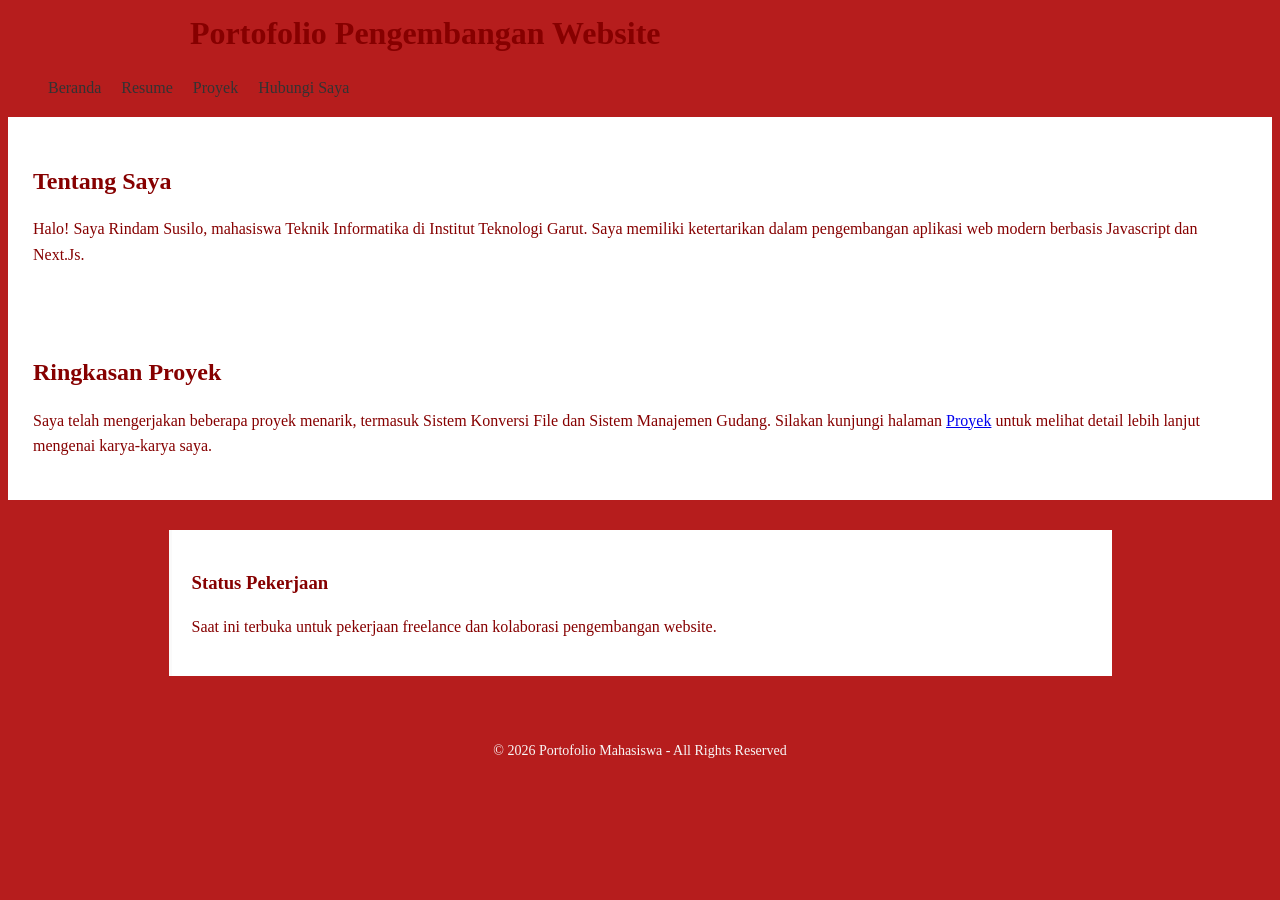
<file: index.html>
<!DOCTYPE html>
<html lang="id">
<head>
    <meta charset="UTF-8">
    <meta name="viewport" content="width=device-width, initial-scale=1.0">
    <title>Modul 2 - Website Portofolio Mahasiswa</title>
    <link rel="stylesheet" href="style.css">
</head>
<body>
    <header>
        <h1>Portofolio Pengembangan Website</h1>
        <nav>
            <ul>
                <!-- Di sini kita menambahkan link ke halaman baru -->
                <li><a href="index.html">Beranda</a></li>
                <li><a href="resume.html">Resume</a></li>
                <li><a href="project.html">Proyek</a></li>
                <li><a href="kontak.html">Hubungi Saya</a></li>
            </ul>
        </nav>
    </header>

    <hr>

    <main>
        <section id="tentang">
            <h2>Tentang Saya</h2>
            <p>Halo! Saya Rindam Susilo, mahasiswa Teknik Informatika di Institut Teknologi Garut. Saya memiliki ketertarikan dalam pengembangan aplikasi web modern berbasis Javascript dan Next.Js.</p>
        </section>

        <hr>

        <section id="ringkasan-proyek">
            <h2>Ringkasan Proyek</h2>
            <p>Saya telah mengerjakan beberapa proyek menarik, termasuk Sistem Konversi File dan Sistem Manajemen Gudang. Silakan kunjungi halaman <a href="project.html">Proyek</a> untuk melihat detail lebih lanjut mengenai karya-karya saya.</p>
        </section>

        <hr> 
    </main>

    <aside>
        <h3>Status Pekerjaan</h3>
        <p>Saat ini terbuka untuk pekerjaan freelance dan kolaborasi pengembangan website.</p>
    </aside>

    <hr>

    <footer>
        <p>&copy; 2026 Portofolio Mahasiswa - All Rights Reserved</p>
    </footer>
</body>
</html>
</file>
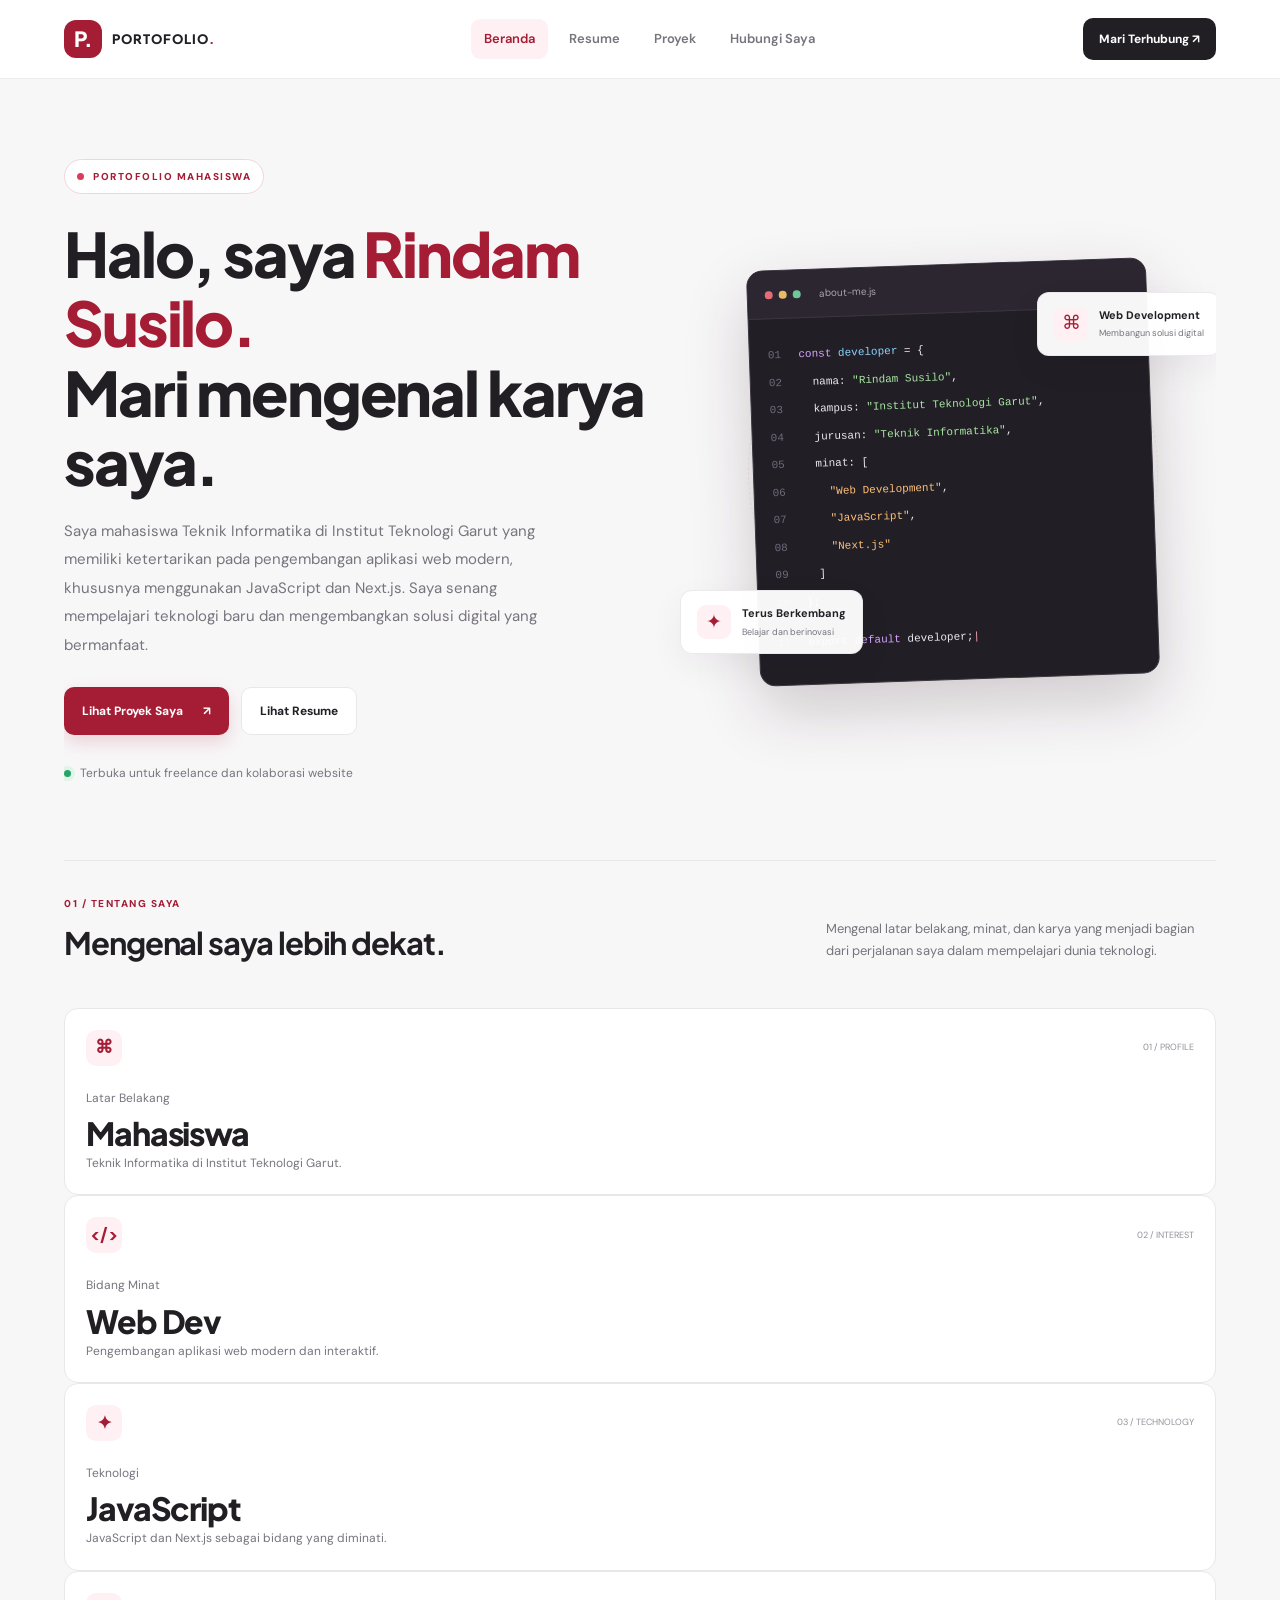
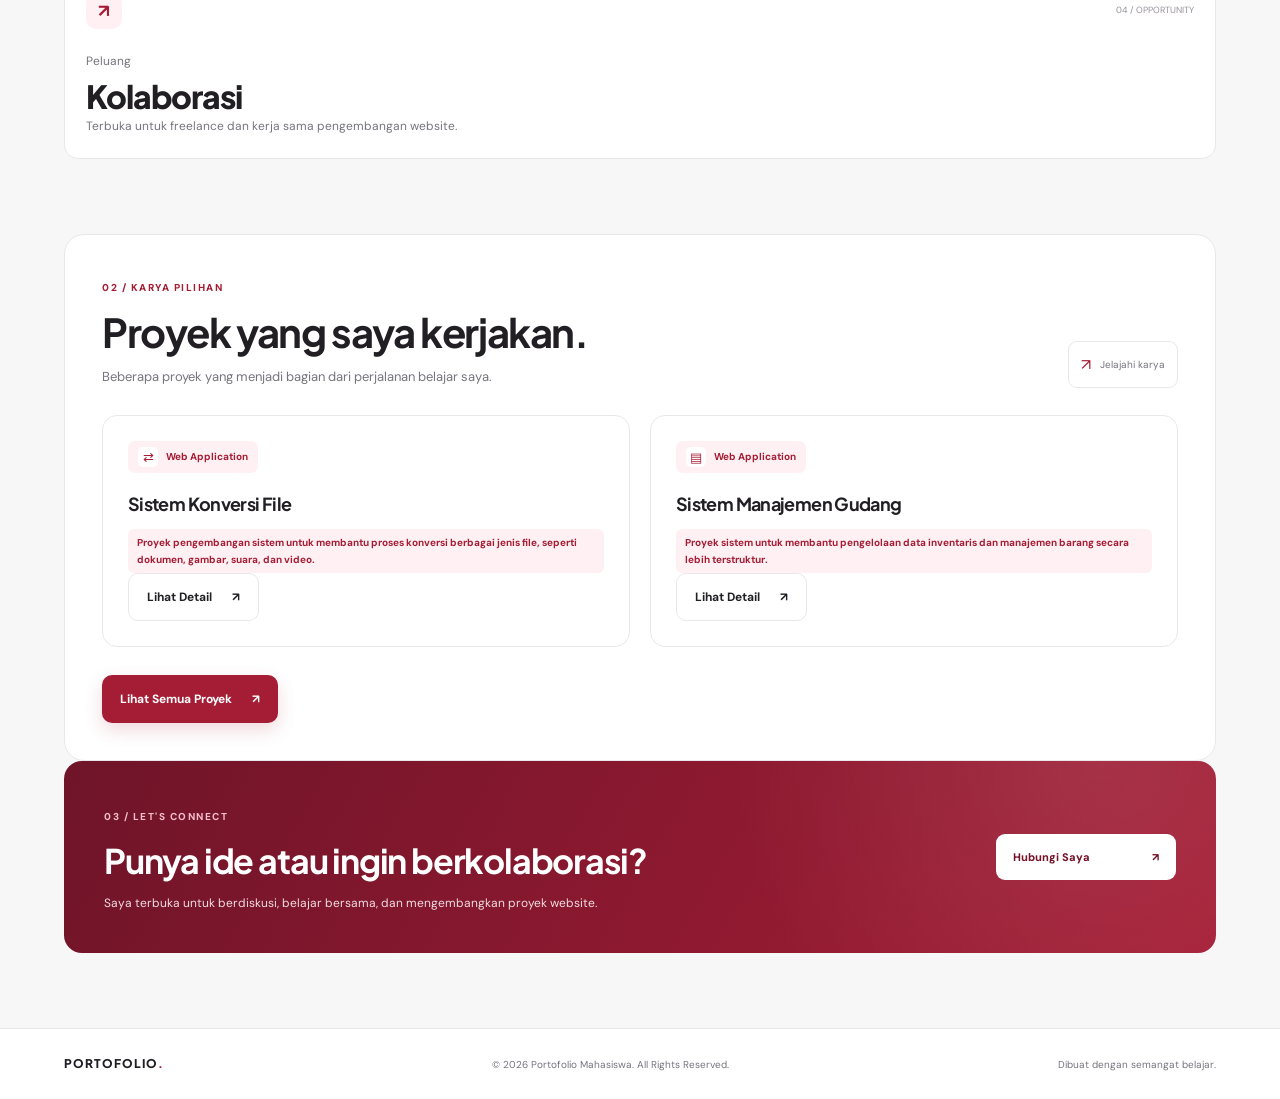
<file: Matakuliah-Praktikum-Pemograman-2026-portofolio/index.html>
<!DOCTYPE html>
<html lang="id">

<head>
    <meta charset="UTF-8">
    <meta name="viewport" content="width=device-width, initial-scale=1.0">

    <title>Beranda | Portofolio Pengembangan Website</title>
    <meta name="description" content="Portofolio mahasiswa Teknik Informatika yang berisi profil, ringkasan proyek, dan informasi kolaborasi.">

    <!-- Font yang sama dengan halaman Proyek -->
    <link rel="preconnect" href="https://fonts.googleapis.com">
    <link rel="preconnect" href="https://fonts.gstatic.com" crossorigin>
    <link href="https://fonts.googleapis.com/css2?family=DM+Sans:wght@400;500;600;700&family=Plus+Jakarta+Sans:wght@400;500;600;700;800&display=swap" rel="stylesheet">

    <link rel="stylesheet" href="style.css">
</head>

<body>

    <!-- NAVBAR -->
    <header class="site-header">
        <div class="nav-container">

            <a href="index.html" class="brand">
                <span class="brand-mark">P.</span>
                <span>PORTOFOLIO<span class="brand-dot">.</span></span>
            </a>

            <nav>
                <ul>
                    <li><a href="index.html" class="active">Beranda</a></li>
                    <li><a href="resume.html">Resume</a></li>
                    <li><a href="project.html">Proyek</a></li>
                    <li><a href="kontak.html">Hubungi Saya</a></li>
                </ul>
            </nav>

            <a href="kontak.html" class="nav-cta">Mari Terhubung ↗</a>

        </div>
    </header>

    <main>

        <!-- HERO -->
        <section class="hero-section">

            <div class="hero-content">

                <span class="eyebrow">
                    <span class="eyebrow-dot"></span>
                    PORTOFOLIO MAHASISWA
                </span>

                <h1>
                    Halo, saya <span>Rindam Susilo.</span>
                    <br>
                    Mari mengenal karya saya.
                </h1>

                <p class="hero-description">
                    Saya mahasiswa Teknik Informatika di Institut Teknologi Garut
                    yang memiliki ketertarikan pada pengembangan aplikasi web
                    modern, khususnya menggunakan JavaScript dan Next.js.
                    Saya senang mempelajari teknologi baru dan mengembangkan
                    solusi digital yang bermanfaat.
                </p>

                <div class="hero-actions">
                    <a href="project.html" class="btn-primary">
                        Lihat Proyek Saya <span>↗</span>
                    </a>

                    <a href="resume.html" class="btn-secondary">
                        Lihat Resume
                    </a>
                </div>

                <div class="hero-note">
                    <span class="availability-dot"></span>
                    Terbuka untuk freelance dan kolaborasi website
                </div>

            </div>

            <!-- VISUAL -->
            <div class="hero-visual">

                <div class="visual-orbit"></div>
                <div class="visual-orbit orbit-two"></div>

                <div class="code-window">

                    <div class="window-top">
                        <div class="window-dots">
                            <span></span>
                            <span></span>
                            <span></span>
                        </div>

                        <span class="window-label">about-me.js</span>
                    </div>

                    <div class="code-content">
                        <div><span class="code-muted">01</span> <span class="code-purple">const</span> <span class="code-blue">developer</span> = {</div>
                        <div><span class="code-muted">02</span> &nbsp; nama: <span class="code-green">"Rindam Susilo"</span>,</div>
                        <div><span class="code-muted">03</span> &nbsp; kampus: <span class="code-green">"Institut Teknologi Garut"</span>,</div>
                        <div><span class="code-muted">04</span> &nbsp; jurusan: <span class="code-green">"Teknik Informatika"</span>,</div>
                        <div><span class="code-muted">05</span> &nbsp; minat: [</div>
                        <div><span class="code-muted">06</span> &nbsp; &nbsp; <span class="code-orange">"Web Development"</span>,</div>
                        <div><span class="code-muted">07</span> &nbsp; &nbsp; <span class="code-orange">"JavaScript"</span>,</div>
                        <div><span class="code-muted">08</span> &nbsp; &nbsp; <span class="code-orange">"Next.js"</span></div>
                        <div><span class="code-muted">09</span> &nbsp; ]</div>
                        <div><span class="code-muted">10</span> };</div>
                        <div class="code-bottom"><span class="code-muted">11</span> <span class="code-purple">export default</span> developer;<span class="cursor">|</span></div>
                    </div>

                </div>

                <div class="floating-card floating-card-top">
                    <span class="floating-icon">⌘</span>
                    <div>
                        <strong>Web Development</strong>
                        <small>Membangun solusi digital</small>
                    </div>
                </div>

                <div class="floating-card floating-card-bottom">
                    <span class="floating-icon">✦</span>
                    <div>
                        <strong>Terus Berkembang</strong>
                        <small>Belajar dan berinovasi</small>
                    </div>
                </div>

            </div>

        </section>

        <!-- SECTION INTRO -->
        <section class="section-intro">
            <div>
                <span class="section-label">01 / TENTANG SAYA</span>
                <h2>Mengenal saya lebih dekat.</h2>
            </div>

            <p>
                Mengenal latar belakang, minat, dan karya yang menjadi bagian
                dari perjalanan saya dalam mempelajari dunia teknologi.
            </p>
        </section>

        <!-- ABOUT CARDS -->
        <section class="statistics-section">

            <article class="stat-card">
                <div class="stat-top">
                    <span class="stat-icon">⌘</span>
                    <span class="stat-caption">01 / PROFILE</span>
                </div>

                <p>Latar Belakang</p>
                <h3>Mahasiswa</h3>
                <p>Teknik Informatika di Institut Teknologi Garut.</p>
            </article>

            <article class="stat-card">
                <div class="stat-top">
                    <span class="stat-icon">&lt;/&gt;</span>
                    <span class="stat-caption">02 / INTEREST</span>
                </div>

                <p>Bidang Minat</p>
                <h3>Web Dev</h3>
                <p>Pengembangan aplikasi web modern dan interaktif.</p>
            </article>

            <article class="stat-card">
                <div class="stat-top">
                    <span class="stat-icon">✦</span>
                    <span class="stat-caption">03 / TECHNOLOGY</span>
                </div>

                <p>Teknologi</p>
                <h3>JavaScript</h3>
                <p>JavaScript dan Next.js sebagai bidang yang diminati.</p>
            </article>

            <article class="stat-card">
                <div class="stat-top">
                    <span class="stat-icon">↗</span>
                    <span class="stat-caption">04 / OPPORTUNITY</span>
                </div>

                <p>Peluang</p>
                <h3>Kolaborasi</h3>
                <p>Terbuka untuk freelance dan kerja sama pengembangan website.</p>
            </article>

        </section>

        <!-- PROJECT SUMMARY -->
        <section class="projects-section">

            <div class="projects-heading">
                <div>
                    <span class="section-label">02 / KARYA PILIHAN</span>
                    <h2>Proyek yang saya kerjakan.</h2>
                    <p>Beberapa proyek yang menjadi bagian dari perjalanan belajar saya.</p>
                </div>

                <div class="project-count">
                    <span class="count-symbol">↗</span>
                    <span>Jelajahi karya</span>
                </div>
            </div>

            <div class="project-grid">

                <article class="project-card">

                    <span class="project-category">
                        <span class="project-category-icon">⇄</span>
                        <span class="project-category-name">Web Application</span>
                    </span>

                    <h3>Sistem Konversi File</h3>

                    <p>
                        Proyek pengembangan sistem untuk membantu proses
                        konversi berbagai jenis file, seperti dokumen,
                        gambar, suara, dan video.
                    </p>

                    <a href="project.html" class="btn-secondary">
                        Lihat Detail <span>↗</span>
                    </a>

                </article>

                <article class="project-card">

                    <span class="project-category">
                        <span class="project-category-icon">▤</span>
                        <span class="project-category-name">Web Application</span>
                    </span>

                    <h3>Sistem Manajemen Gudang</h3>

                    <p>
                        Proyek sistem untuk membantu pengelolaan data
                        inventaris dan manajemen barang secara lebih
                        terstruktur.
                    </p>

                    <a href="project.html" class="btn-secondary">
                        Lihat Detail <span>↗</span>
                    </a>

                </article>

            </div>

            <div class="hero-actions">
                <a href="project.html" class="btn-primary">
                    Lihat Semua Proyek <span>↗</span>
                </a>
            </div>

        </section>

        <!-- CONTACT CTA -->
        <section class="contact-cta">

            <div>
                <span class="section-label">03 / LET'S CONNECT</span>

                <h2>Punya ide atau ingin berkolaborasi?</h2>

                <p>
                    Saya terbuka untuk berdiskusi, belajar bersama,
                    dan mengembangkan proyek website.
                </p>
            </div>

            <a href="kontak.html" class="cta-button">
                Hubungi Saya <span>↗</span>
            </a>

        </section>

    </main>

    <!-- FOOTER -->
    <footer class="site-footer">

        <a href="index.html" class="footer-brand">
            PORTOFOLIO<span class="brand-dot">.</span>
        </a>

        <p>&copy; 2026 Portofolio Mahasiswa. All Rights Reserved.</p>

        <span>Dibuat dengan semangat belajar.</span>

    </footer>

</body>
</html>
</file>
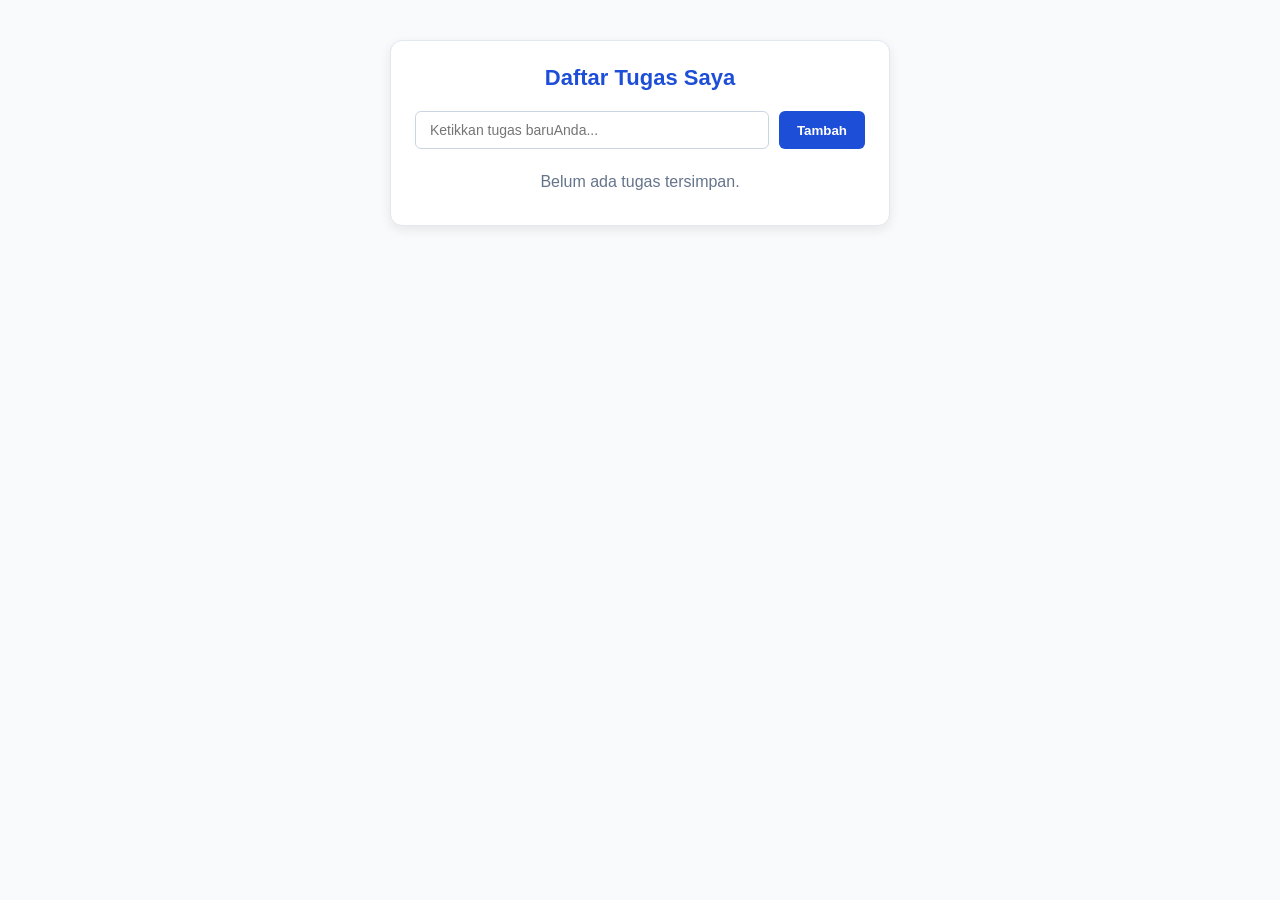
<file: Matakuliah-Praktikum-Pemograman-2026-portofolio/modul 5/index.html>
<!DOCTYPE html>
<html lang="id">
<head>
 <meta charset="UTF-8">
 <meta name="viewport" content="width=device-width, initial-scale=1.0">
 <title>Aplikasi To-Do List - Modul 5</title>
 <link rel="stylesheet" href="style.css">
</head>
<body>
 <div class="todo-app">
 <h2>Daftar Tugas Saya</h2>

 <!-- Form Input Tugas -->
 <form id="todoForm" novalidate>
 <div class="input-section">
 <input type="text" id="taskInput" placeholder="Ketikkan tugas baru
Anda...">
 <button type="submit" class="add-btn">Tambah</button>
 </div>
 <div class="error-message" id="inputError">Tugas tidak boleh kosong atau
kurang dari 3 karakter!</div>
 <div class="error-message" id="PesanError">Ttugas tidak boleh lebih dari 5 tugas!</div>
 </form>
 <!-- Daftar Tugas -->
 <ul class="todo-list" id="todoList"></ul>
 </div>
 <script src="script.js"></script>
</body>
</html>
</file>
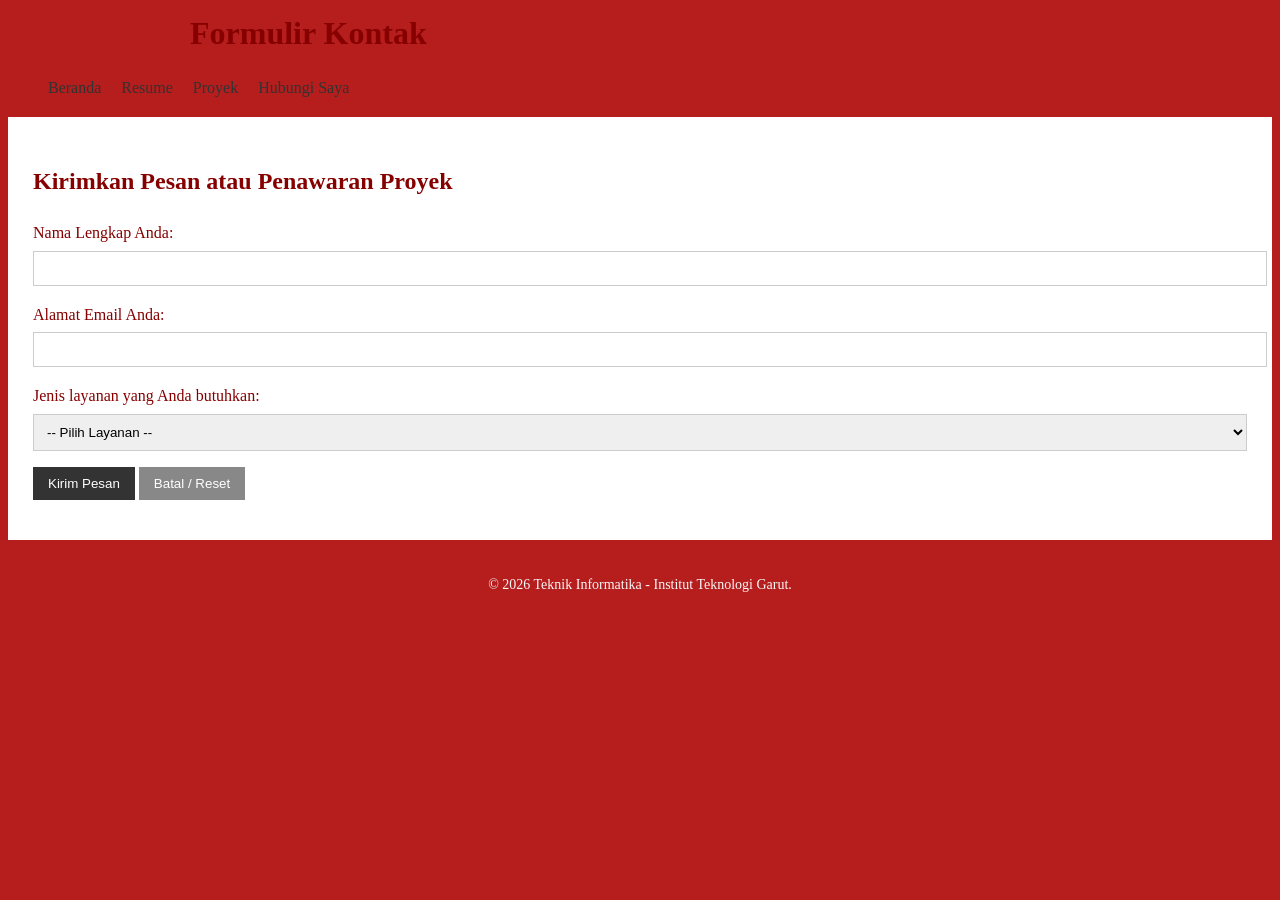
<file: kontak.html>
<!DOCTYPE html>
<html lang="id">
<head>
    <meta charset="UTF-8">
    <meta name="viewport" content="width=device-width, initial-scale=1.0">
    <title>Modul 2 - Formulir Kontak</title>
    <link rel="stylesheet" href="style.css">
</head>
<body>
    <header>
        <h1>Formulir Kontak</h1>
        <nav>
            <ul>
                <li><a href="index.html">Beranda</a></li>
                <li><a href="resume.html">Resume</a></li>
                <li><a href="project.html">Proyek</a></li>
                <li><a href="kontak.html">Hubungi Saya</a></li>
            </ul>
        </nav>
    </header>
    
    <hr>

    <main>
        <section>
            <h2>Kirimkan Pesan atau Penawaran Proyek</h2>
            <form>
                <p>
                    <label for="nama_pengirim">Nama Lengkap Anda:</label>
                    <br>
                    <input type="text" id="nama_pengirim" name="nama_pengirim">
                </p>
                <p>
                    <label for="email_pengirim">Alamat Email Anda:</label>
                    <br>
                    <input type="email" id="email_pengirim" name="email_pengirim">
                </p>
                <p>
                    <label for="jenis_layanan">Jenis layanan yang Anda butuhkan:</label>
                    <br>
                    <select id="jenis_layanan" name="jenis_layanan">
                        <option value="">-- Pilih Layanan --</option>
                        <option value="web">Pembuatan Website</option>
                        <option value="app">Pengembangan Aplikasi</option>
                        <option value="other">Lain-lain</option>
                    </select>
                </p>
                <p>
                    <button type="submit">Kirim Pesan</button>
                    <button type="reset">Batal / Reset</button>
                </p>
            </form>
        </section>
    </main>

    <hr>

    <footer>
        <p>&copy; 2026 Teknik Informatika - Institut Teknologi Garut.</p>
    </footer>
</body>
</html>
</file>
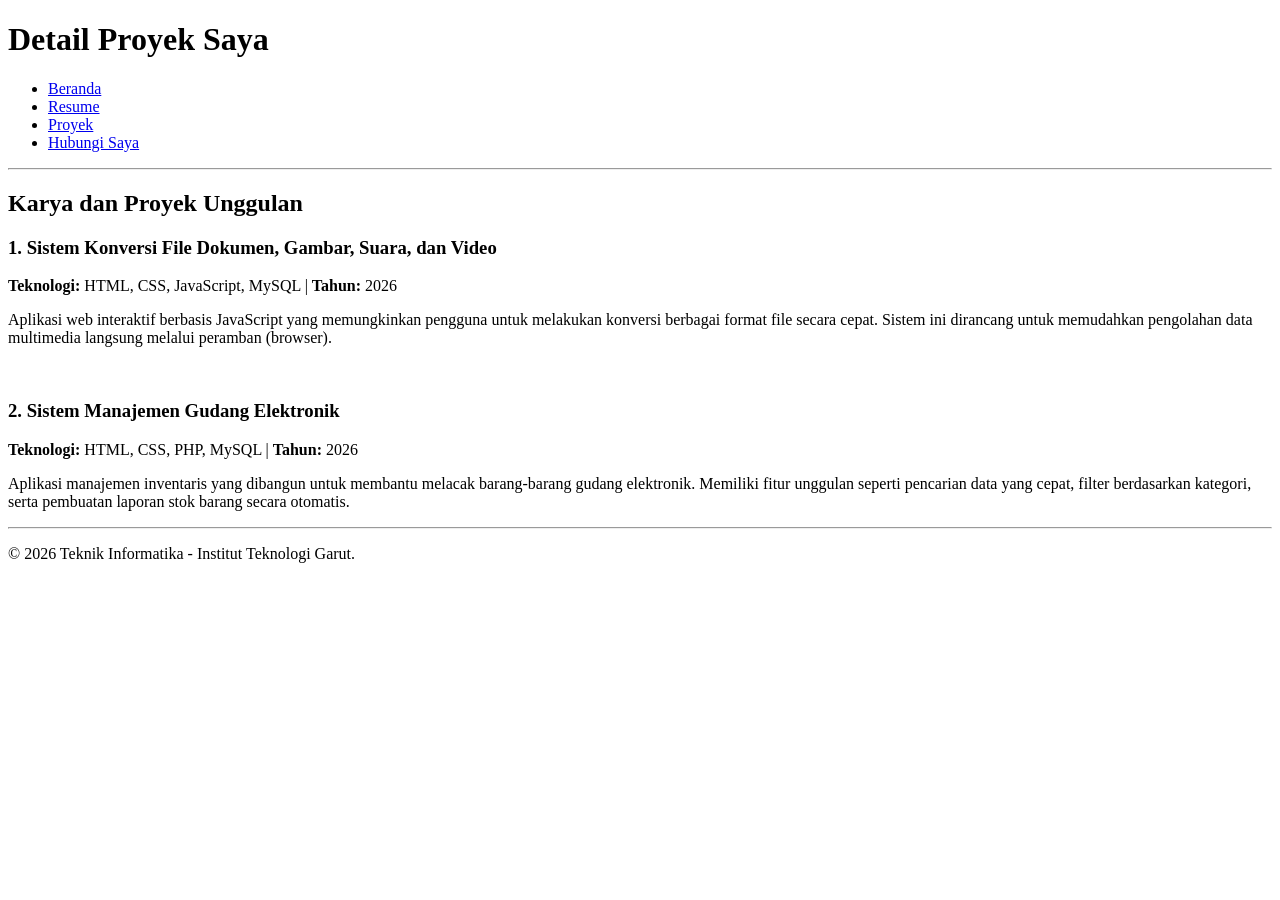
<file: project.html>
<!DOCTYPE html>
<html lang="id">
<head>
    <meta charset="UTF-8">
    <meta name="viewport" content="width=device-width, initial-scale=1.0">
    <title>Modul 2 - Detail Proyek</title>
</head>
<body>
    <header>
        <h1>Detail Proyek Saya</h1>
        <nav>
            <ul>
                <li><a href="index.html">Beranda</a></li>
                <li><a href="resume.html">Resume</a></li>
                <li><a href="project.html">Proyek</a></li>
                <li><a href="kontak.html">Hubungi Saya</a></li>
            </ul>
        </nav>
    </header>

    <hr>

    <main>
        <section id="daftar-proyek">
            <h2>Karya dan Proyek Unggulan</h2>

            <article>
                <header>
                    <h3>1. Sistem Konversi File Dokumen, Gambar, Suara, dan Video</h3>
                    <p><strong>Teknologi:</strong> HTML, CSS, JavaScript, MySQL | <strong>Tahun:</strong> <time datetime="2026">2026</time></p>
                </header>
                <p>Aplikasi web interaktif berbasis JavaScript yang memungkinkan pengguna untuk melakukan konversi berbagai format file secara cepat. Sistem ini dirancang untuk memudahkan pengolahan data multimedia langsung melalui peramban (browser).</p>
            </article>
            
            <br>
            
            <article>
                <header>
                    <h3>2. Sistem Manajemen Gudang Elektronik</h3>
                    <p><strong>Teknologi:</strong> HTML, CSS, PHP, MySQL | <strong>Tahun:</strong> <time datetime="2026">2026</time></p>
                </header>
                <p>Aplikasi manajemen inventaris yang dibangun untuk membantu melacak barang-barang gudang elektronik. Memiliki fitur unggulan seperti pencarian data yang cepat, filter berdasarkan kategori, serta pembuatan laporan stok barang secara otomatis.</p>
            </article>
        </section>
    </main>

    <hr>

    <footer>
        <p>&copy; 2026 Teknik Informatika - Institut Teknologi Garut.</p>
    </footer>
</body>
</html>
</file>
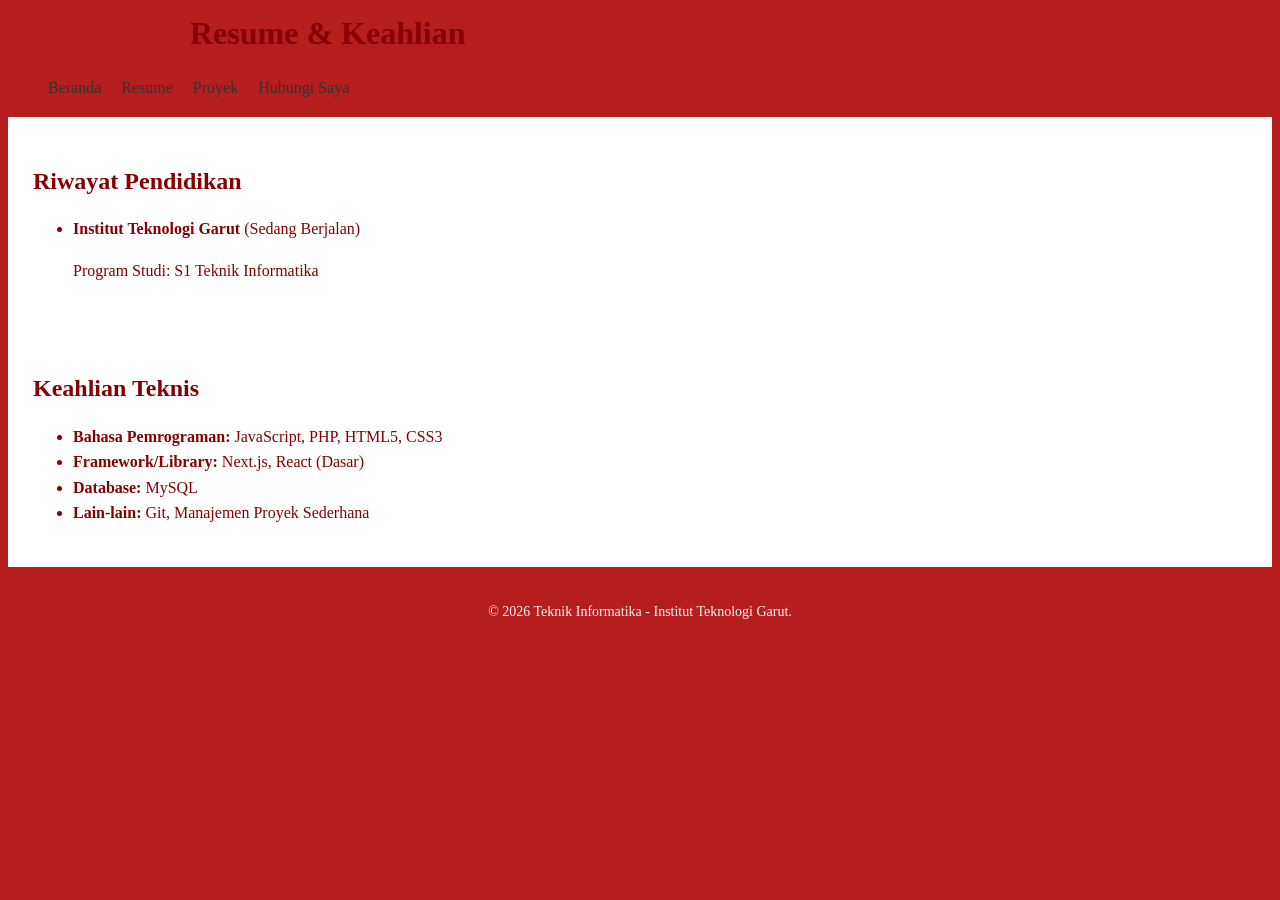
<file: resume.html>
<!DOCTYPE html>
<html lang="id">
<head>
    <meta charset="UTF-8">
    <meta name="viewport" content="width=device-width, initial-scale=1.0">
    <title>Modul 2 - Resume Mahasiswa</title>
    <link rel="stylesheet" href="style.css">
</head>
<body>
    <header>
        <h1>Resume & Keahlian</h1>
        <nav>
            <ul>
                <li><a href="index.html">Beranda</a></li>
                <li><a href="resume.html">Resume</a></li>
                <li><a href="project.html">Proyek</a></li>
                <li><a href="kontak.html">Hubungi Saya</a></li>
            </ul>
        </nav>
    </header>

    <hr>

    <main>
        <section id="pendidikan">
            <h2>Riwayat Pendidikan</h2>
            <ul>
                <li>
                    <strong>Institut Teknologi Garut</strong> (Sedang Berjalan)
                    <p>Program Studi: S1 Teknik Informatika</p>
                </li>
            </ul>
        </section>

        <hr>

        <section id="keahlian">
            <h2>Keahlian Teknis</h2>
            <ul>
                <li><strong>Bahasa Pemrograman:</strong> JavaScript, PHP, HTML5, CSS3</li>
                <li><strong>Framework/Library:</strong> Next.js, React (Dasar)</li>
                <li><strong>Database:</strong> MySQL</li>
                <li><strong>Lain-lain:</strong> Git, Manajemen Proyek Sederhana</li>
            </ul>
        </section>
    </main>

    <hr>

    <footer>
        <p>&copy; 2026 Teknik Informatika - Institut Teknologi Garut.</p>
    </footer>
</body>
</html>
</file>
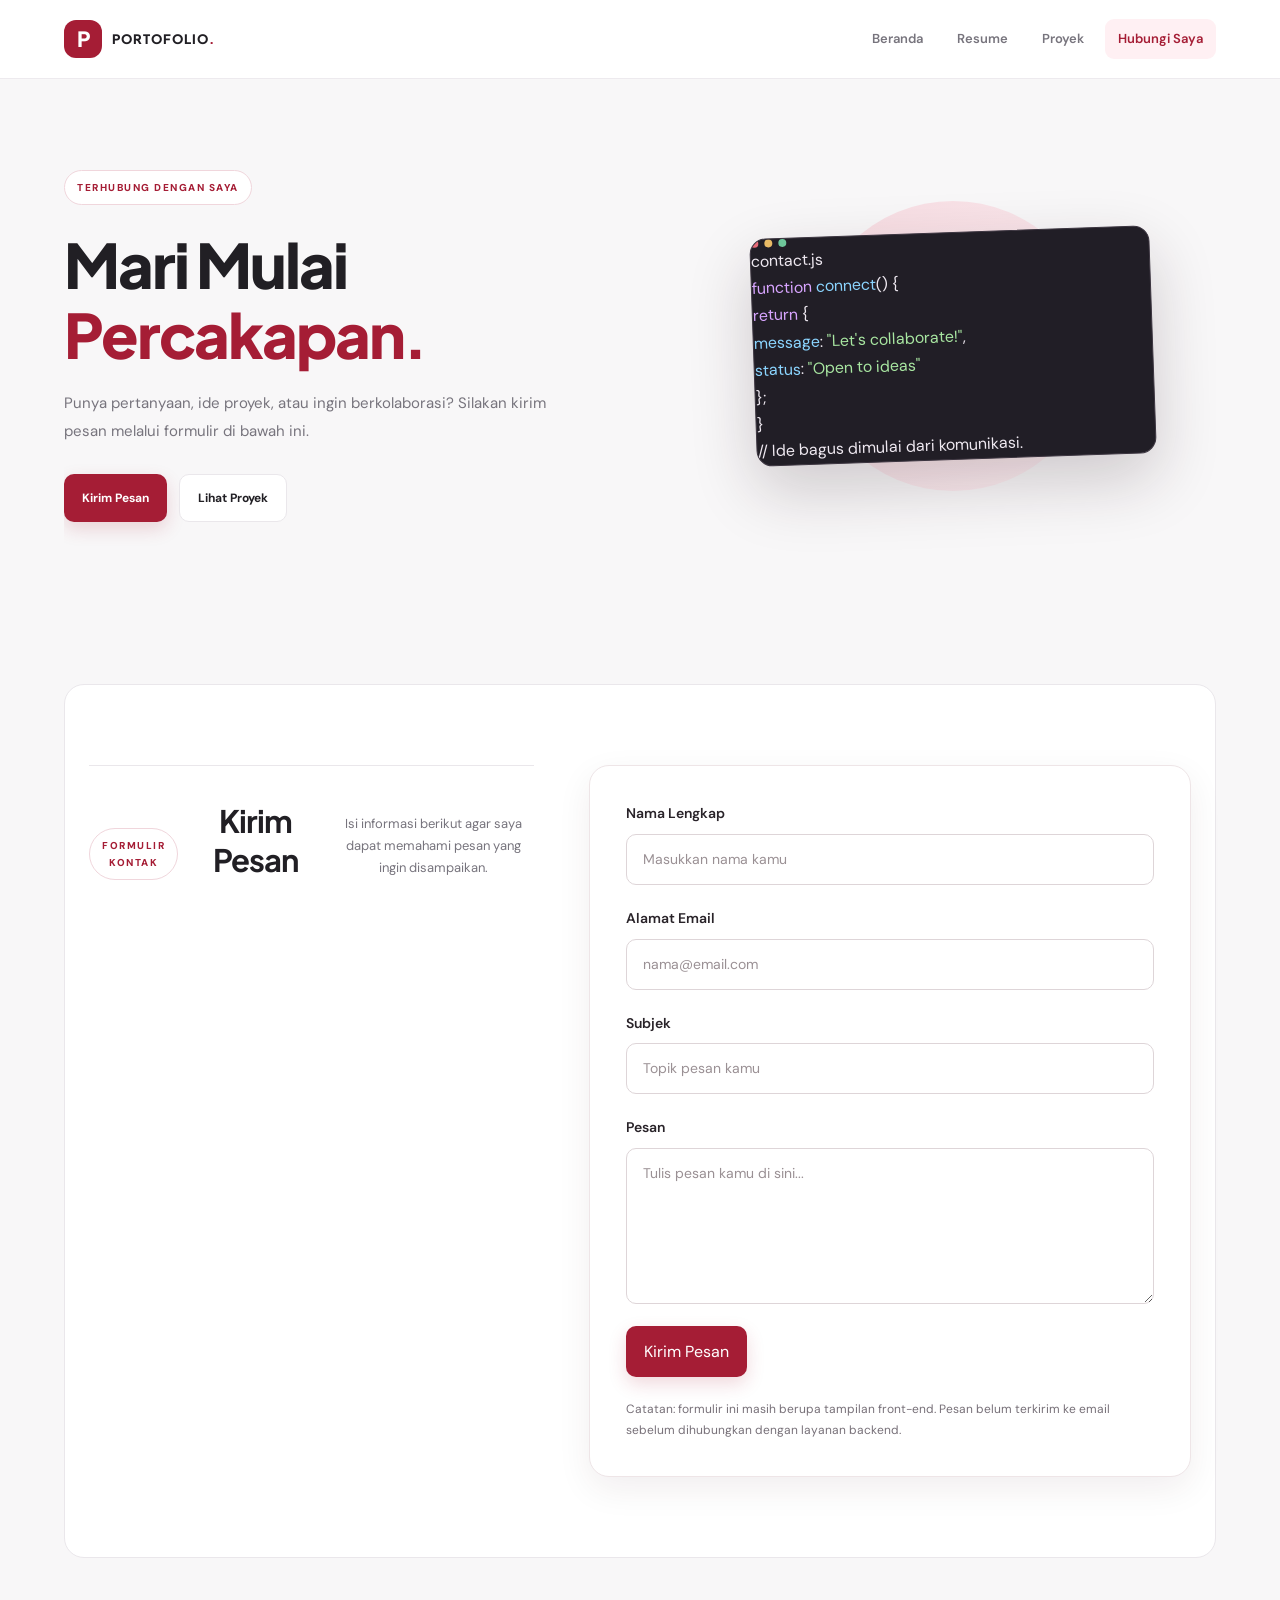
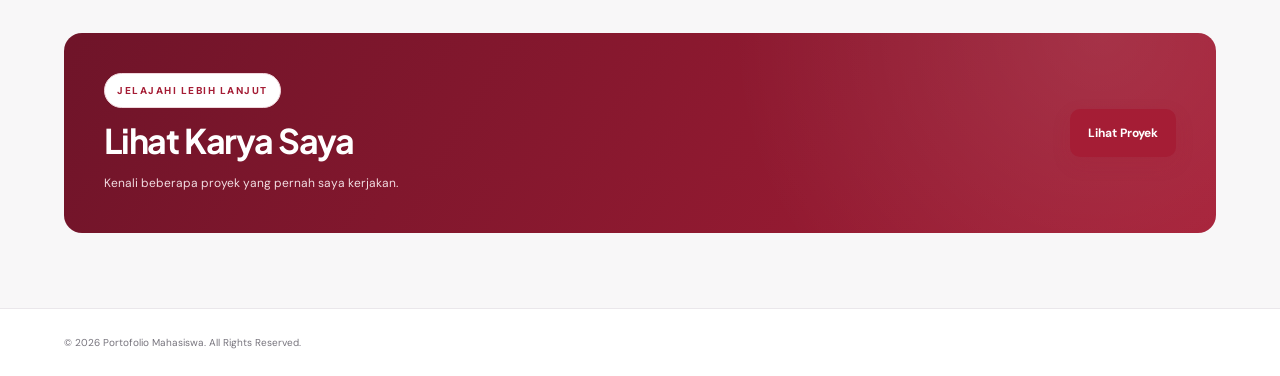
<file: Matakuliah-Praktikum-Pemograman-2026-portofolio/kontak.html>
<!DOCTYPE html>
<html lang="id">

<head>
    <meta charset="UTF-8">
    <meta name="viewport" content="width=device-width, initial-scale=1.0">
    <title>Hubungi Saya - Portofolio</title>

    <link rel="preconnect" href="https://fonts.googleapis.com">
    <link rel="preconnect" href="https://fonts.gstatic.com" crossorigin>
    <link href="https://fonts.googleapis.com/css2?family=DM+Sans:wght@400;500;600;700&family=Plus+Jakarta+Sans:wght@400;500;600;700;800&display=swap" rel="stylesheet">

    <link rel="stylesheet" href="style.css">
</head>

<body>

    <header class="site-header">
        <div class="nav-container">
            <a href="index.html" class="brand">
                <span class="brand-mark">P</span>
                <span>PORTOFOLIO<span class="brand-dot">.</span></span>
            </a>

            <nav>
                <ul>
                    <li><a href="index.html">Beranda</a></li>
                    <li><a href="resume.html">Resume</a></li>
                    <li><a href="project.html">Proyek</a></li>
                    <li><a href="kontak.html" class="active">Hubungi Saya</a></li>
                </ul>
            </nav>
        </div>
    </header>

    <main>
        <section class="hero-section">
            <div class="hero-content">
                <span class="eyebrow">TERHUBUNG DENGAN SAYA</span>

                <h1>Mari Mulai <span class="text-gradient">Percakapan.</span></h1>

                <p class="hero-description">
                    Punya pertanyaan, ide proyek, atau ingin berkolaborasi?
                    Silakan kirim pesan melalui formulir di bawah ini.
                </p>

                <div class="hero-actions">
                    <a href="#form-kontak" class="btn btn-primary">Kirim Pesan</a>
                    <a href="project.html" class="btn btn-secondary">Lihat Proyek</a>
                </div>
            </div>

            <div class="hero-visual">
                <div class="code-window">
                    <div class="code-window-header">
                        <div class="window-dots">
                            <span></span>
                            <span></span>
                            <span></span>
                        </div>
                        <span>contact.js</span>
                    </div>

                    <div class="code-window-body">
                        <p><span class="code-purple">function</span> <span class="code-blue">connect</span>() {</p>
                        <p class="code-indent"><span class="code-purple">return</span> {</p>
                        <p class="code-indent code-indent-2"><span class="code-blue">message</span>: <span class="code-green">"Let's collaborate!"</span>,</p>
                        <p class="code-indent code-indent-2"><span class="code-blue">status</span>: <span class="code-green">"Open to ideas"</span></p>
                        <p class="code-indent">};</p>
                        <p>}</p>
                        <p class="code-comment">// Ide bagus dimulai dari komunikasi.</p>
                    </div>
                </div>
            </div>
        </section>

        <section class="form-section" id="form-kontak">
            <div class="section-intro">
                <span class="eyebrow">FORMULIR KONTAK</span>
                <h2>Kirim Pesan</h2>
                <p>Isi informasi berikut agar saya dapat memahami pesan yang ingin disampaikan.</p>
            </div>

            <div class="contact-form-container">
                <form id="contactForm">
                    <div class="form-group">
                        <label for="nama">Nama Lengkap</label>
                        <input
                            type="text"
                            id="nama"
                            name="nama"
                            placeholder="Masukkan nama kamu"
                            required
                        >
                    </div>

                    <div class="form-group">
                        <label for="email">Alamat Email</label>
                        <input
                            type="email"
                            id="email"
                            name="email"
                            placeholder="nama@email.com"
                            required
                        >
                    </div>

                    <div class="form-group">
                        <label for="subjek">Subjek</label>
                        <input
                            type="text"
                            id="subjek"
                            name="subjek"
                            placeholder="Topik pesan kamu"
                            required
                        >
                    </div>

                    <div class="form-group">
                        <label for="pesan">Pesan</label>
                        <textarea
                            id="pesan"
                            name="pesan"
                            rows="6"
                            placeholder="Tulis pesan kamu di sini..."
                            required
                        ></textarea>
                    </div>

                    <button type="submit" class="btn btn-primary">Kirim Pesan</button>

                    <p class="form-note">
                        Catatan: formulir ini masih berupa tampilan front-end.
                        Pesan belum terkirim ke email sebelum dihubungkan dengan layanan backend.
                    </p>
                </form>
            </div>
        </section>

        <section class="contact-cta">
            <div>
                <span class="eyebrow">JELAJAHI LEBIH LANJUT</span>
                <h2>Lihat Karya Saya</h2>
                <p>Kenali beberapa proyek yang pernah saya kerjakan.</p>
            </div>

            <a href="project.html" class="btn btn-primary">Lihat Proyek</a>
        </section>
    </main>

    <footer class="site-footer">
        <p>&copy; 2026 Portofolio Mahasiswa. All Rights Reserved.</p>
    </footer>

    <script>
        const contactForm = document.getElementById("contactForm");

        contactForm.addEventListener("submit", function (event) {
            event.preventDefault();

            alert("Terima kasih! Formulir berhasil divalidasi, tetapi pesan belum dikirim ke email.");

            contactForm.reset();
        });
    </script>

</body>
</html>
</file>
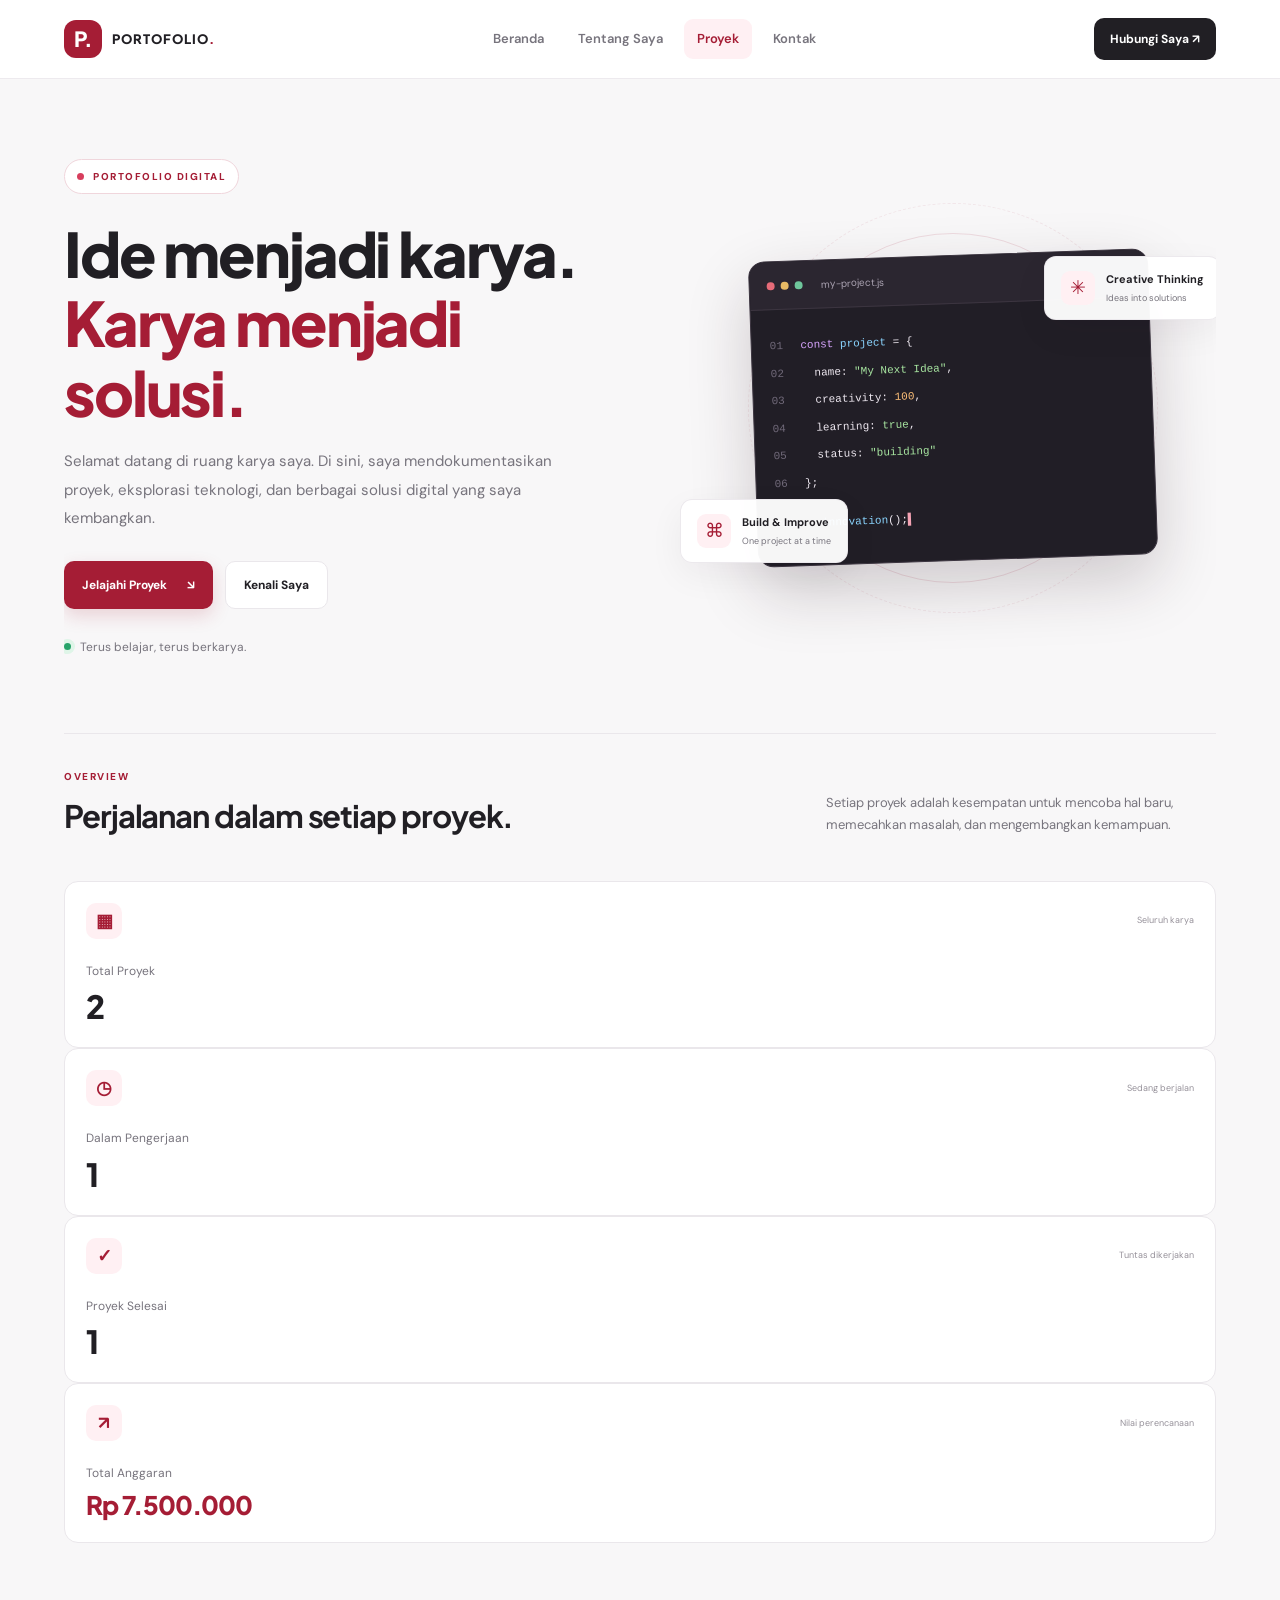
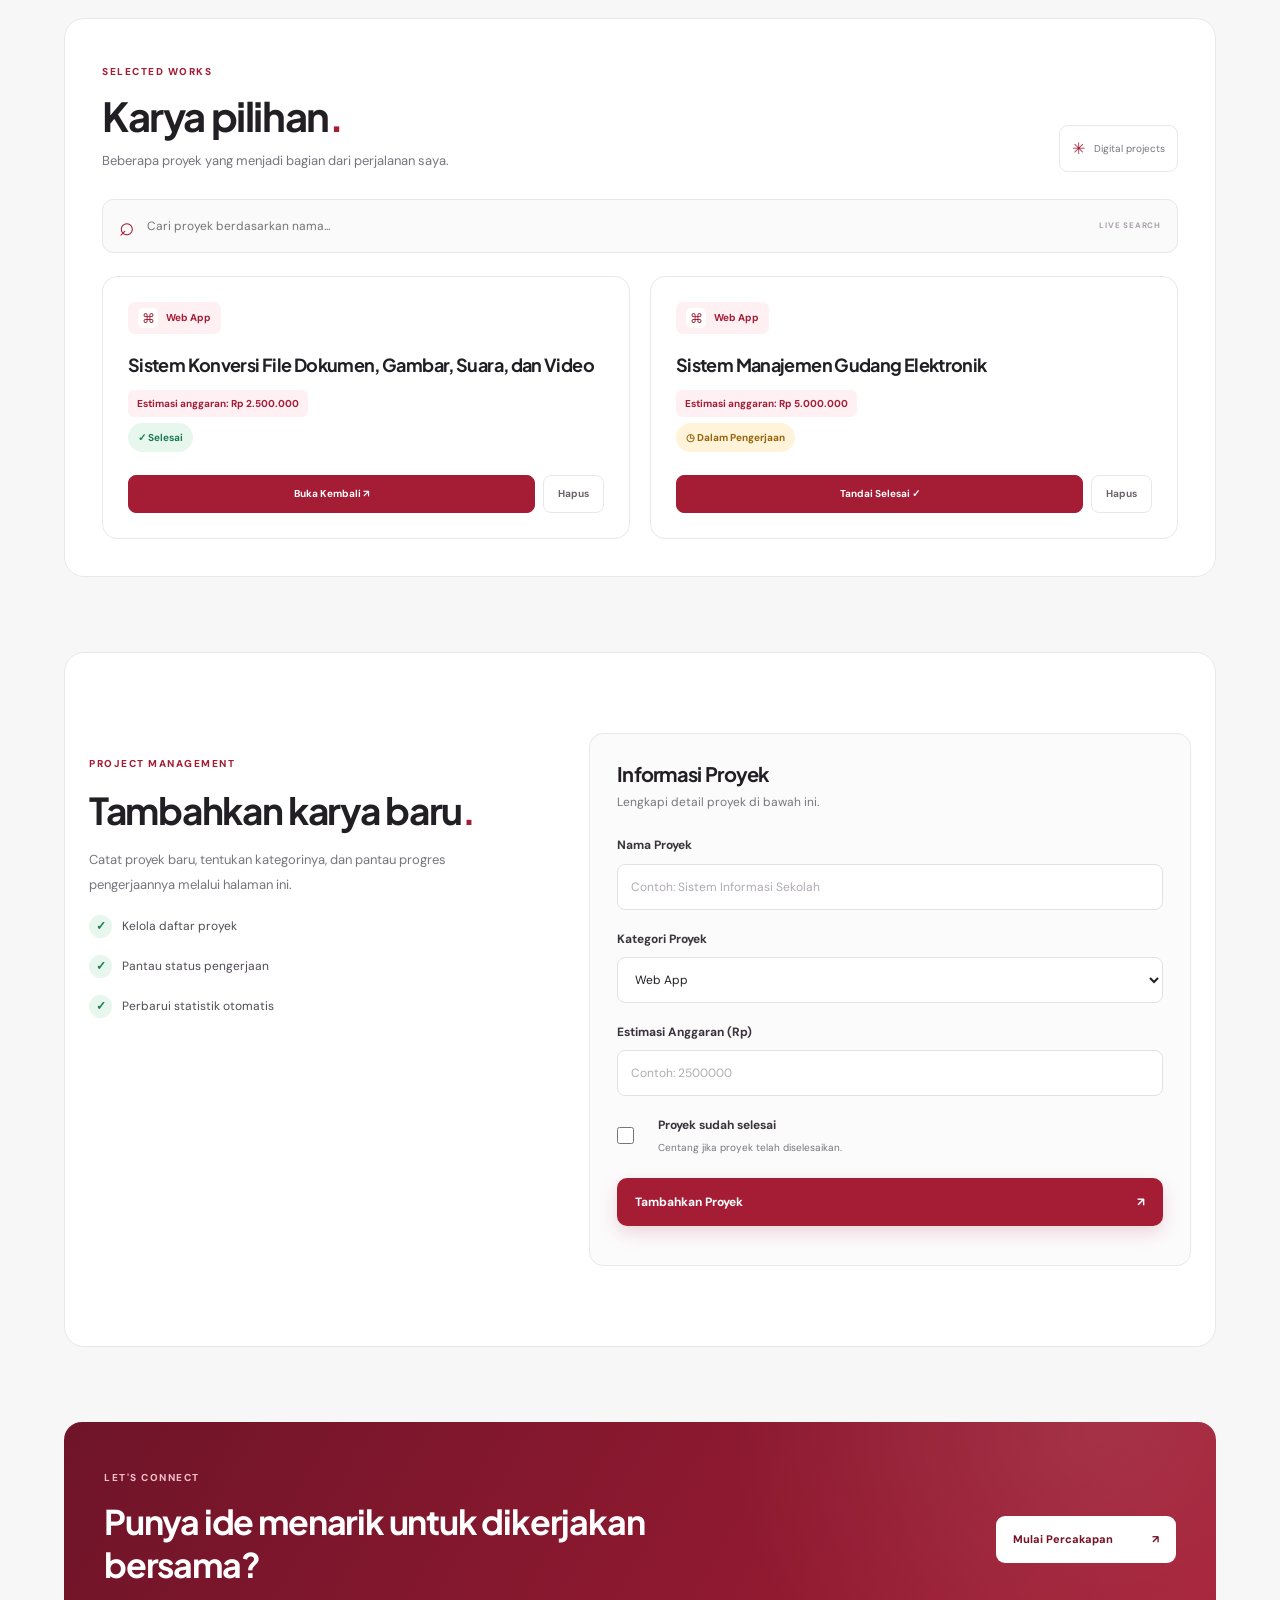
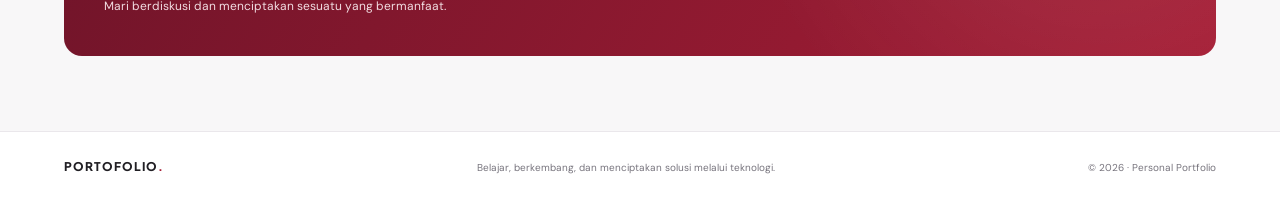
<file: Matakuliah-Praktikum-Pemograman-2026-portofolio/project.html>
<!DOCTYPE html>
<html lang="id">
<head>
    <meta charset="UTF-8">
    <meta name="viewport" content="width=device-width, initial-scale=1.0">
    <meta name="description" content="Portofolio proyek dan karya digital saya.">
    <title>Proyek Saya | Portfolio</title>

    <link rel="preconnect" href="https://fonts.googleapis.com">
    <link rel="preconnect" href="https://fonts.gstatic.com" crossorigin>
    <link href="https://fonts.googleapis.com/css2?family=DM+Sans:wght@400;500;600;700&family=Plus+Jakarta+Sans:wght@400;500;600;700;800&display=swap" rel="stylesheet">

    <link rel="stylesheet" href="style.css">
    <script src="app.js" defer></script>
</head>

<body>
    <!-- NAVBAR -->
    <header class="site-header">
        <div class="nav-container">
            <a href="index.html" class="brand">
                <span class="brand-mark">P.</span>
                <span>PORTOFOLIO<span class="brand-dot">.</span></span>
            </a>

            <nav aria-label="Navigasi utama">
                <ul>
                    <li><a href="index.html">Beranda</a></li>
                    <li><a href="resume.html">Tentang Saya</a></li>
                    <li><a href="project.html" class="active">Proyek</a></li>
                    <li><a href="kontak.html">Kontak</a></li>
                </ul>
            </nav>

            <a href="kontak.html" class="nav-cta">Hubungi Saya ↗</a>
        </div>
    </header>

    <main>
        <!-- HERO -->
        <section class="hero-section">
            <div class="hero-content">
                <span class="eyebrow">
                    <span class="eyebrow-dot"></span>
                    PORTOFOLIO DIGITAL
                </span>

                <h1>
                    Ide menjadi karya.<br>
                    <span>Karya menjadi solusi.</span>
                </h1>

                <p class="hero-description">
                    Selamat datang di ruang karya saya. Di sini, saya
                    mendokumentasikan proyek, eksplorasi teknologi, dan
                    berbagai solusi digital yang saya kembangkan.
                </p>

                <div class="hero-actions">
                    <a href="#daftar-proyek" class="btn-primary">
                        Jelajahi Proyek <span>↘</span>
                    </a>
                    <a href="resume.html" class="btn-secondary">
                        Kenali Saya
                    </a>
                </div>

                <div class="hero-note">
                    <span class="availability-dot"></span>
                    Terus belajar, terus berkarya.
                </div>
            </div>

            <div class="hero-visual" aria-label="Ilustrasi kode dan pengembangan digital">
                <div class="visual-orbit orbit-one"></div>
                <div class="visual-orbit orbit-two"></div>

                <div class="code-window">
                    <div class="window-top">
                        <div class="window-dots">
                            <span></span><span></span><span></span>
                        </div>
                        <span class="window-label">my-project.js</span>
                    </div>

                    <div class="code-content">
                        <p><span class="code-muted">01</span> <span class="code-purple">const</span> <span class="code-blue">project</span> = {</p>
                        <p><span class="code-muted">02</span> &nbsp; name: <span class="code-green">"My Next Idea"</span>,</p>
                        <p><span class="code-muted">03</span> &nbsp; creativity: <span class="code-orange">100</span>,</p>
                        <p><span class="code-muted">04</span> &nbsp; learning: <span class="code-green">true</span>,</p>
                        <p><span class="code-muted">05</span> &nbsp; status: <span class="code-green">"building"</span></p>
                        <p><span class="code-muted">06</span> };</p>
                        <p class="code-bottom"><span class="code-purple">return</span> <span class="code-blue">innovation</span>();<span class="cursor">▍</span></p>
                    </div>
                </div>

                <div class="floating-card floating-card-top">
                    <span class="floating-icon">✳</span>
                    <div>
                        <strong>Creative Thinking</strong>
                        <small>Ideas into solutions</small>
                    </div>
                </div>

                <div class="floating-card floating-card-bottom">
                    <span class="floating-icon">⌘</span>
                    <div>
                        <strong>Build & Improve</strong>
                        <small>One project at a time</small>
                    </div>
                </div>
            </div>
        </section>

        <!-- SECTION INTRO -->
        <section class="section-intro">
            <div>
                <span class="section-label">OVERVIEW</span>
                <h2>Perjalanan dalam setiap proyek.</h2>
            </div>

            <p>
                Setiap proyek adalah kesempatan untuk mencoba hal baru,
                memecahkan masalah, dan mengembangkan kemampuan.
            </p>
        </section>

        <!-- STATISTIK -->
        <section id="statistik" class="statistics-section">
            <article class="stat-card">
                <div class="stat-top">
                    <span class="stat-icon">▦</span>
                    <span class="stat-caption">Seluruh karya</span>
                </div>
                <p>Total Proyek</p>
                <h3 id="total-proyek">0</h3>
            </article>

            <article class="stat-card">
                <div class="stat-top">
                    <span class="stat-icon">◷</span>
                    <span class="stat-caption">Sedang berjalan</span>
                </div>
                <p>Dalam Pengerjaan</p>
                <h3 id="proyek-berjalan">0</h3>
            </article>

            <article class="stat-card">
                <div class="stat-top">
                    <span class="stat-icon">✓</span>
                    <span class="stat-caption">Tuntas dikerjakan</span>
                </div>
                <p>Proyek Selesai</p>
                <h3 id="proyek-selesai">0</h3>
            </article>

            <article class="stat-card budget-card">
                <div class="stat-top">
                    <span class="stat-icon">↗</span>
                    <span class="stat-caption">Nilai perencanaan</span>
                </div>
                <p>Total Anggaran</p>
                <h3 id="total-anggaran">Rp0</h3>
            </article>
        </section>

        <!-- DAFTAR PROYEK -->
        <section id="daftar-proyek" class="projects-section">
            <div class="projects-heading">
                <div>
                    <span class="section-label">SELECTED WORKS</span>
                    <h2>Karya pilihan<span class="brand-dot">.</span></h2>
                    <p>Beberapa proyek yang menjadi bagian dari perjalanan saya.</p>
                </div>

                <div class="project-count">
                    <span class="count-symbol">✳</span>
                    Digital projects
                </div>
            </div>

            <div class="search-bar">
                <span class="search-icon">⌕</span>
                <input
                    type="text"
                    id="search-proyek"
                    placeholder="Cari proyek berdasarkan nama..."
                    aria-label="Cari proyek berdasarkan nama"
                >
                <span class="search-hint">LIVE SEARCH</span>
            </div>

            <div id="project-list" class="project-grid"></div>

            <div id="empty-message" class="empty-state" hidden>
                <span class="empty-icon">⌕</span>
                <h3>Proyek belum ditemukan</h3>
                <p>Coba gunakan kata kunci lain untuk menemukan proyek.</p>
            </div>
        </section>

        <!-- FORM TAMBAH PROYEK -->
        <section id="form-proyek" class="form-section">
            <div class="form-intro">
                <span class="section-label">PROJECT MANAGEMENT</span>
                <h2>Tambahkan karya baru<span class="brand-dot">.</span></h2>
                <p>
                    Catat proyek baru, tentukan kategorinya, dan pantau
                    progres pengerjaannya melalui halaman ini.
                </p>

                <div class="form-benefit">
                    <span>✓</span> Kelola daftar proyek
                </div>
                <div class="form-benefit">
                    <span>✓</span> Pantau status pengerjaan
                </div>
                <div class="form-benefit">
                    <span>✓</span> Perbarui statistik otomatis
                </div>
            </div>

            <div class="form-panel">
                <h3>Informasi Proyek</h3>
                <p class="form-panel-subtitle">
                    Lengkapi detail proyek di bawah ini.
                </p>

                <form id="project-form">
                    <div class="form-field">
                        <label for="judul">Nama Proyek</label>
                        <input
                            type="text"
                            id="judul"
                            name="judul"
                            placeholder="Contoh: Sistem Informasi Sekolah"
                        >
                        <small id="judul-error" class="error"></small>
                    </div>

                    <div class="form-field">
                        <label for="kategori">Kategori Proyek</label>
                        <select id="kategori" name="kategori">
                            <option value="Web App">Web App</option>
                            <option value="Mobile App">Mobile App</option>
                            <option value="Desktop App">Desktop App</option>
                            <option value="UI/UX Design">UI/UX Design</option>
                        </select>
                    </div>

                    <div class="form-field">
                        <label for="anggaran">Estimasi Anggaran (Rp)</label>
                        <input
                            type="number"
                            id="anggaran"
                            name="anggaran"
                            placeholder="Contoh: 2500000"
                            min="1"
                        >
                        <small id="anggaran-error" class="error"></small>
                    </div>

                    <label class="checkbox-field" for="selesai">
                        <input type="checkbox" id="selesai" name="selesai">
                        <span class="custom-check"></span>
                        <span>
                            <strong>Proyek sudah selesai</strong>
                            <small>Centang jika proyek telah diselesaikan.</small>
                        </span>
                    </label>

                    <button type="submit" class="btn-primary submit-button">
                        Tambahkan Proyek <span>↗</span>
                    </button>

                    <p id="form-message" aria-live="polite"></p>
                </form>
            </div>
        </section>

        <!-- CTA -->
        <section class="contact-cta">
            <div>
                <span class="section-label">LET'S CONNECT</span>
                <h2>Punya ide menarik untuk dikerjakan bersama?</h2>
                <p>Mari berdiskusi dan menciptakan sesuatu yang bermanfaat.</p>
            </div>

            <a href="kontak.html" class="cta-button">
                Mulai Percakapan <span>↗</span>
            </a>
        </section>
    </main>

    <!-- FOOTER -->
    <footer class="site-footer">
        <a href="index.html" class="footer-brand">PORTOFOLIO<span class="brand-dot">.</span></a>
        <p>Belajar, berkembang, dan menciptakan solusi melalui teknologi.</p>
        <span>© 2026 · Personal Portfolio</span>
    </footer>
</body>
</html>
</file>
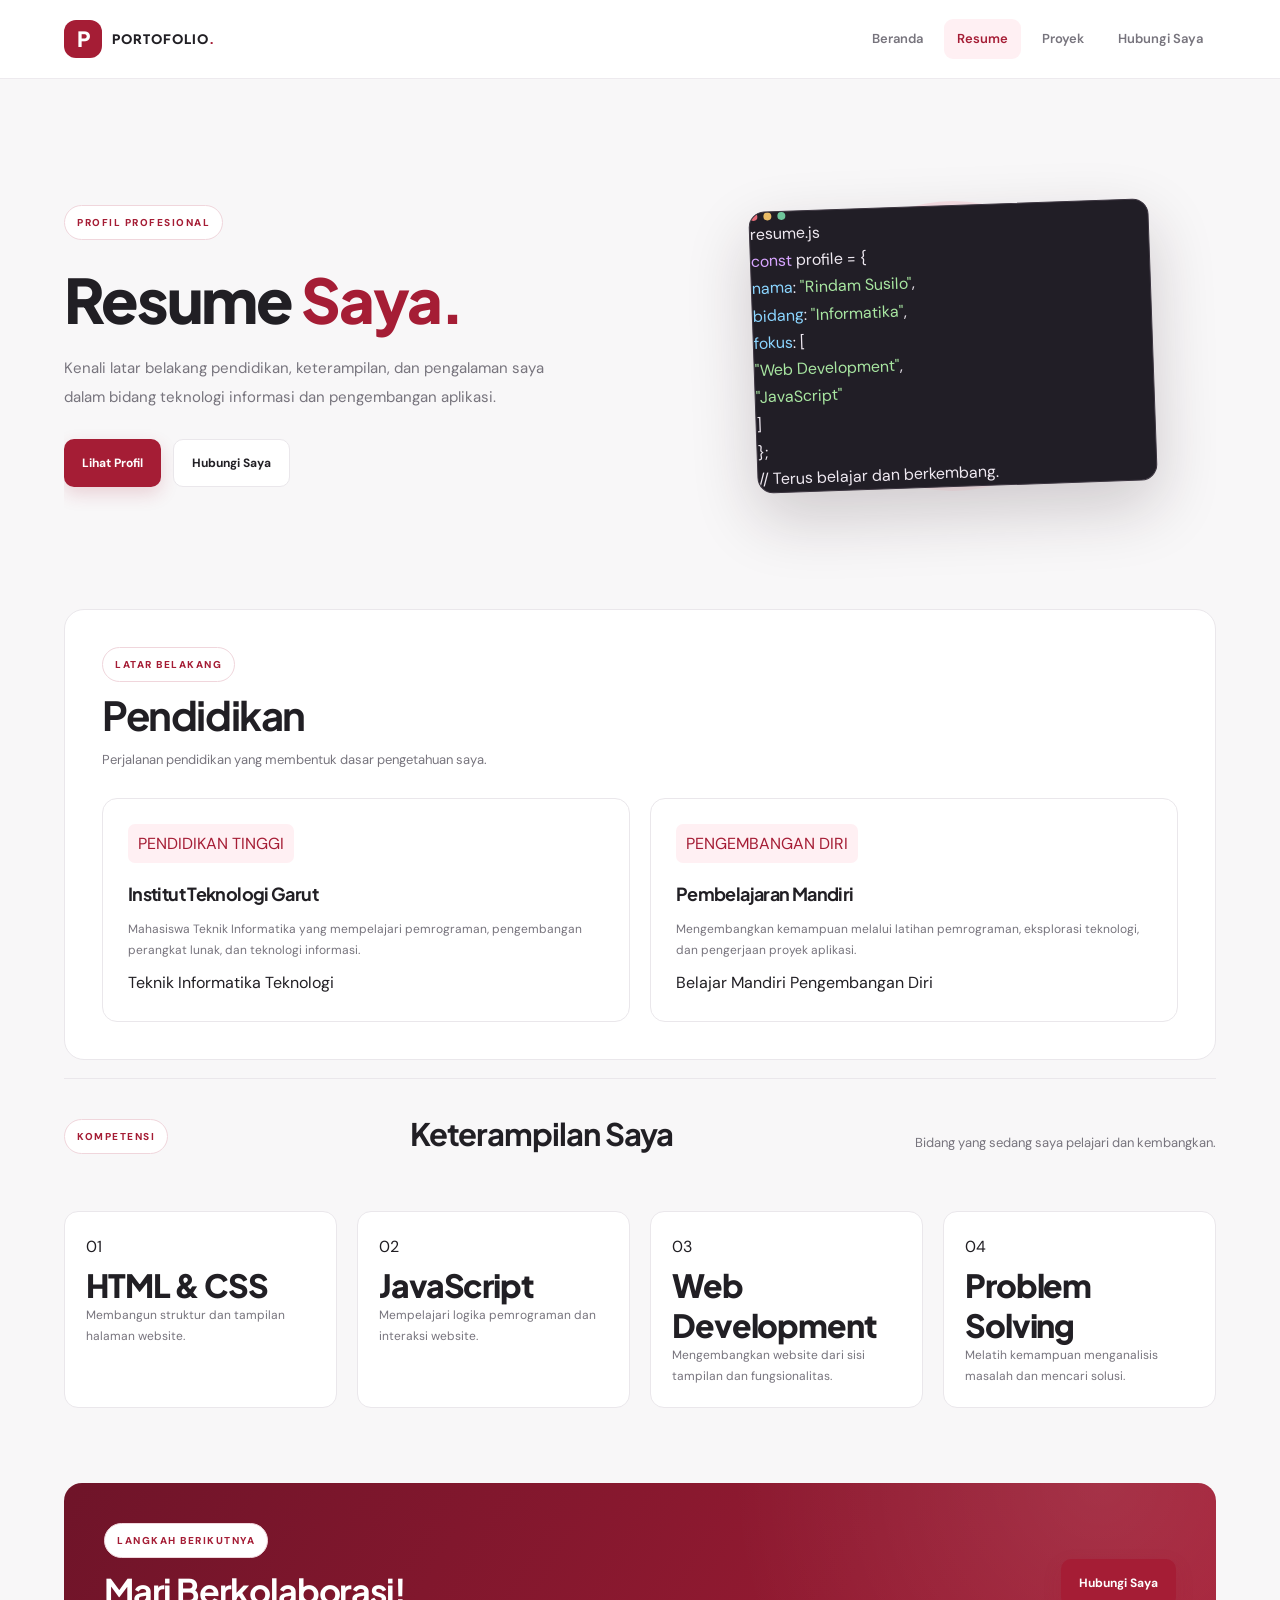
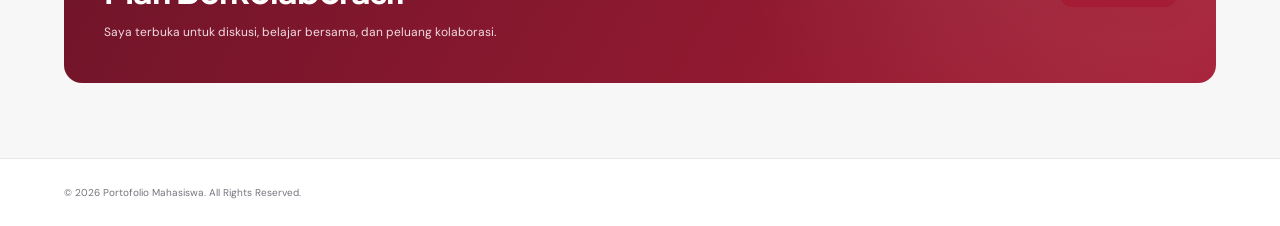
<file: Matakuliah-Praktikum-Pemograman-2026-portofolio/resume.html>
<!DOCTYPE html>
<html lang="id">

<head>
    <meta charset="UTF-8">
    <meta name="viewport" content="width=device-width, initial-scale=1.0">
    <title>Resume - Portofolio</title>

    <link rel="preconnect" href="https://fonts.googleapis.com">
    <link rel="preconnect" href="https://fonts.gstatic.com" crossorigin>
    <link href="https://fonts.googleapis.com/css2?family=DM+Sans:wght@400;500;600;700&family=Plus+Jakarta+Sans:wght@400;500;600;700;800&display=swap" rel="stylesheet">

    <link rel="stylesheet" href="style.css">
</head>

<body>

    <header class="site-header">
        <div class="nav-container">
            <a href="index.html" class="brand">
                <span class="brand-mark">P</span>
                <span>PORTOFOLIO<span class="brand-dot">.</span></span>
            </a>

            <nav>
                <ul>
                    <li><a href="index.html">Beranda</a></li>
                    <li><a href="resume.html" class="active">Resume</a></li>
                    <li><a href="project.html">Proyek</a></li>
                    <li><a href="kontak.html">Hubungi Saya</a></li>
                </ul>
            </nav>
        </div>
    </header>

    <main>
        <section class="hero-section">
            <div class="hero-content">
                <span class="eyebrow">PROFIL PROFESIONAL</span>

                <h1>Resume <span class="text-gradient">Saya.</span></h1>

                <p class="hero-description">
                    Kenali latar belakang pendidikan, keterampilan,
                    dan pengalaman saya dalam bidang teknologi informasi
                    dan pengembangan aplikasi.
                </p>

                <div class="hero-actions">
                    <a href="#pendidikan" class="btn btn-primary">Lihat Profil</a>
                    <a href="kontak.html" class="btn btn-secondary">Hubungi Saya</a>
                </div>
            </div>

            <div class="hero-visual">
                <div class="code-window">
                    <div class="code-window-header">
                        <div class="window-dots">
                            <span></span>
                            <span></span>
                            <span></span>
                        </div>
                        <span>resume.js</span>
                    </div>

                    <div class="code-window-body">
                        <p><span class="code-purple">const</span> profile = {</p>
                        <p class="code-indent"><span class="code-blue">nama</span>: <span class="code-green">"Rindam Susilo"</span>,</p>
                        <p class="code-indent"><span class="code-blue">bidang</span>: <span class="code-green">"Informatika"</span>,</p>
                        <p class="code-indent"><span class="code-blue">fokus</span>: [</p>
                        <p class="code-indent code-indent-2"><span class="code-green">"Web Development"</span>,</p>
                        <p class="code-indent code-indent-2"><span class="code-green">"JavaScript"</span></p>
                        <p class="code-indent">]</p>
                        <p>};</p>
                        <p class="code-comment">// Terus belajar dan berkembang.</p>
                    </div>
                </div>
            </div>
        </section>

        <section class="projects-section" id="pendidikan">
            <div class="projects-heading">
                <div>
                    <span class="eyebrow">LATAR BELAKANG</span>
                    <h2>Pendidikan</h2>
                    <p>Perjalanan pendidikan yang membentuk dasar pengetahuan saya.</p>
                </div>
            </div>

            <div class="project-grid">
                <article class="project-card">
                    <div class="project-card-content">
                        <span class="project-category">PENDIDIKAN TINGGI</span>
                        <h3>Institut Teknologi Garut</h3>
                        <p>
                            Mahasiswa Teknik Informatika yang mempelajari
                            pemrograman, pengembangan perangkat lunak,
                            dan teknologi informasi.
                        </p>
                        <div class="project-tags">
                            <span>Teknik Informatika</span>
                            <span>Teknologi</span>
                        </div>
                    </div>
                </article>

                <article class="project-card">
                    <div class="project-card-content">
                        <span class="project-category">PENGEMBANGAN DIRI</span>
                        <h3>Pembelajaran Mandiri</h3>
                        <p>
                            Mengembangkan kemampuan melalui latihan pemrograman,
                            eksplorasi teknologi, dan pengerjaan proyek aplikasi.
                        </p>
                        <div class="project-tags">
                            <span>Belajar Mandiri</span>
                            <span>Pengembangan Diri</span>
                        </div>
                    </div>
                </article>
            </div>
        </section>

        <section class="statistics-section">
            <div class="section-intro">
                <span class="eyebrow">KOMPETENSI</span>
                <h2>Keterampilan Saya</h2>
                <p>Bidang yang sedang saya pelajari dan kembangkan.</p>
            </div>

            <div class="statistics-grid">
                <div class="stat-card">
                    <div class="stat-number">01</div>
                    <h3>HTML & CSS</h3>
                    <p>Membangun struktur dan tampilan halaman website.</p>
                </div>

                <div class="stat-card">
                    <div class="stat-number">02</div>
                    <h3>JavaScript</h3>
                    <p>Mempelajari logika pemrograman dan interaksi website.</p>
                </div>

                <div class="stat-card">
                    <div class="stat-number">03</div>
                    <h3>Web Development</h3>
                    <p>Mengembangkan website dari sisi tampilan dan fungsionalitas.</p>
                </div>

                <div class="stat-card">
                    <div class="stat-number">04</div>
                    <h3>Problem Solving</h3>
                    <p>Melatih kemampuan menganalisis masalah dan mencari solusi.</p>
                </div>
            </div>
        </section>

        <section class="contact-cta">
            <div>
                <span class="eyebrow">LANGKAH BERIKUTNYA</span>
                <h2>Mari Berkolaborasi!</h2>
                <p>Saya terbuka untuk diskusi, belajar bersama, dan peluang kolaborasi.</p>
            </div>

            <a href="kontak.html" class="btn btn-primary">Hubungi Saya</a>
        </section>
    </main>

    <footer class="site-footer">
        <p>&copy; 2026 Portofolio Mahasiswa. All Rights Reserved.</p>
    </footer>

</body>
</html>
</file>
<file: style.css>
* Reset *
* {
 margin: 0;
 padding: 0;
 box-sizing: border-box;
}
body {
 font-family: Cambria, Cochin, Georgia, Times, 'Times New Roman', serif, sans-serif;
 background-color: #b61d1d;
 color: #860000;
 line-height: 1.6;
}
* Header *
body > header {
 background-color: white;
 padding: 20px;
 border-bottom: 1px solid #ddd;
}
body > header h1 {
 max-width: 900px;
 margin: auto;
}
* Navigation *
nav {
 max-width: 900px;
 margin: auto;
}
nav ul {
 display: flex;
 gap: 20px;
 list-style: none;
}
nav a {
 color: #333;
 text-decoration: none;
}
nav a:hover {
 color: #f5f6f7;
}
* Main *
main {
 max-width: 900px;
 margin: 30px auto;
 padding: 0 20px;
}
section {
 background-color: white;
 padding: 25px;
}
* Gambar *
main img {
 display: block;
 max-width: 100%;
 height: auto;
 margin: 0;
}
/* Judul */
h2 {
 margin-bottom: 15px;
}
h3 {
 margin-bottom: 5px;
}
/* Project */
#project {
 margin-top: 30px;
}
article {
 padding: 15px 0;
 border-bottom: 1px solid #ddd;
}
article:last-child {
 border-bottom: none;
}
/* Form */
form {
 margin-top: 20px;
}
form p {
 margin-bottom: 15px;
}
label {
 display: inline-block;
 margin-bottom: 5px;
}
input[type="text"],
input[type="email"],
select,
textarea {
 width: 100%;
 padding: 9px;
 border: 1px solid #ccc;
 font-family: Arial, sans-serif;
}
textarea {
 resize: vertical;
}
button {
 padding: 9px 15px;
 border: none;
 background-color: #333;
 color: white;
 cursor: pointer;
}
button[type="reset"] {
 background-color: #888;
}
button:hover {
 opacity: 0.8;
}
/* Aside */
aside {
 max-width: 900px;
 margin: 30px auto;
 padding: 20px;
 background-color: white;
 border-left: 3px solid #fafafa;
}
/* Footer */
footer {
 padding: 20px;
 text-align: center;
 color: #f8f7f7;
 font-size: 14px;
}
/* Garis <hr> */
hr {
 display: none;
}
/* Tampilan HP */
@media (max-width: 700px) {
 nav ul {
 flex-direction: column;
 gap: 8px;
 }
 main {
 margin-top: 20px;
 }
 main img {
 margin: 0 auto;
 }
 section {
 padding: 20px;
 }
}
</file>
<file: Matakuliah-Praktikum-Pemograman-2026-portofolio/style.css>
/* ========================================
   1. DESIGN SYSTEM
======================================== */
:root {
    --primary: #a51d35;
    --primary-dark: #761328;
    --primary-light: #fff0f3;
    --ink: #211f24;
    --muted: #77747d;
    --surface: #ffffff;
    --background: #f8f7f8;
    --border: #eae7eb;
    --green: #18794e;
    --green-bg: #e7f7ee;
    --orange: #98620b;
    --orange-bg: #fff3d9;
    --radius: 18px;
    --shadow: 0 12px 35px rgba(35, 18, 28, 0.055);
}

* {
    margin: 0;
    padding: 0;
    box-sizing: border-box;
}

html {
    scroll-behavior: smooth;
    scroll-padding-top: 100px;
}

body {
    font-family: "DM Sans", Arial, sans-serif;
    color: var(--ink);
    background: var(--background);
    line-height: 1.7;
    -webkit-font-smoothing: antialiased;
}

h1, h2, h3, h4 {
    font-family: "Plus Jakarta Sans", Arial, sans-serif;
    line-height: 1.25;
    letter-spacing: -0.035em;
}

a {
    color: inherit;
    text-decoration: none;
}

button, input, select {
    font: inherit;
}

button, a, input, select {
    -webkit-tap-highlight-color: transparent;
}

button:focus-visible,
a:focus-visible,
input:focus-visible,
select:focus-visible {
    outline: 3px solid rgba(165, 29, 53, 0.3);
    outline-offset: 3px;
}

[hidden] {
    display: none !important;
}

/* ========================================
   2. NAVIGATION
======================================== */
.site-header {
    position: sticky;
    top: 0;
    z-index: 100;
    background: rgba(255, 255, 255, 0.94);
    backdrop-filter: blur(16px);
    border-bottom: 1px solid rgba(234, 231, 235, 0.85);
}

.nav-container {
    width: min(1160px, 90%);
    min-height: 78px;
    margin: auto;
    display: flex;
    align-items: center;
    justify-content: space-between;
    gap: 28px;
}

.brand {
    display: inline-flex;
    align-items: center;
    gap: 10px;
    font-family: "Plus Jakarta Sans", sans-serif;
    font-weight: 800;
    font-size: 13px;
    letter-spacing: 0.08em;
    white-space: nowrap;
}

.brand-mark {
    display: grid;
    place-items: center;
    width: 38px;
    height: 38px;
    border-radius: 12px;
    color: white;
    background: var(--primary);
    font-size: 21px;
    letter-spacing: -0.06em;
}

.brand-dot {
    color: var(--primary);
}

.nav-container nav ul {
    display: flex;
    align-items: center;
    gap: 8px;
    list-style: none;
}

.nav-container nav a {
    display: inline-block;
    padding: 9px 13px;
    color: var(--muted);
    font-size: 13px;
    font-weight: 600;
    border-radius: 9px;
    transition: 0.2s ease;
}

.nav-container nav a:hover,
.nav-container nav a.active {
    color: var(--primary);
    background: var(--primary-light);
}

.nav-cta {
    padding: 11px 16px;
    border-radius: 10px;
    color: white;
    background: var(--ink);
    font-size: 12px;
    font-weight: 700;
    white-space: nowrap;
    transition: 0.2s ease;
}

.nav-cta:hover {
    background: var(--primary);
    transform: translateY(-1px);
}

/* ========================================
   3. MAIN LAYOUT
======================================== */
main {
    width: min(1160px, 90%);
    margin: 0 auto;
}

section {
    margin-bottom: 0;
}

/* ========================================
   4. HERO SECTION
======================================== */
.hero-section {
    min-height: 530px;
    padding: 80px 0 76px;
    display: grid;
    grid-template-columns: 1.05fr 0.95fr;
    align-items: center;
    gap: 45px;
    overflow: hidden;
}

.hero-content {
    position: relative;
    z-index: 2;
}

.eyebrow,
.section-label {
    display: inline-flex;
    align-items: center;
    gap: 9px;
    color: var(--primary);
    font-size: 10px;
    font-weight: 800;
    letter-spacing: 0.15em;
}

.eyebrow {
    padding: 8px 12px;
    border: 1px solid #f0d6dc;
    background: #fff;
    border-radius: 30px;
}

.eyebrow-dot,
.availability-dot {
    width: 7px;
    height: 7px;
    border-radius: 50%;
    background: #d73e5d;
}

.hero-content h1 {
    margin: 25px 0 20px;
    font-size: clamp(38px, 4.8vw, 62px);
    font-weight: 800;
    line-height: 1.13;
}

.hero-content h1 span {
    color: var(--primary);
}

.hero-description {
    max-width: 490px;
    color: var(--muted);
    font-size: 15px;
    line-height: 1.9;
}

.hero-actions {
    display: flex;
    align-items: center;
    flex-wrap: wrap;
    gap: 12px;
    margin-top: 28px;
}

.btn-primary,
.btn-secondary {
    display: inline-flex;
    align-items: center;
    justify-content: center;
    gap: 20px;
    min-height: 48px;
    padding: 12px 18px;
    border: 0;
    border-radius: 10px;
    font-size: 12px;
    font-weight: 700;
    cursor: pointer;
    transition: transform 0.2s ease, background 0.2s ease;
}

.btn-primary {
    color: #fff;
    background: var(--primary);
    box-shadow: 0 7px 18px rgba(165, 29, 53, 0.17);
}

.btn-primary:hover {
    background: var(--primary-dark);
    transform: translateY(-2px);
}

.btn-secondary {
    color: var(--ink);
    background: white;
    border: 1px solid var(--border);
}

.btn-secondary:hover {
    border-color: #d9a0ac;
    transform: translateY(-2px);
}

.hero-note {
    display: flex;
    align-items: center;
    gap: 9px;
    margin-top: 28px;
    color: var(--muted);
    font-size: 12px;
}

.availability-dot {
    background: #28a36a;
    box-shadow: 0 0 0 4px #dff5e8;
}

/* ========================================
   5. HERO VISUAL / CODE WINDOW
======================================== */
.hero-visual {
    position: relative;
    min-height: 360px;
    display: grid;
    place-items: center;
    isolation: isolate;
}

.hero-visual::before {
    content: "";
    position: absolute;
    width: 290px;
    height: 290px;
    border-radius: 50%;
    background: linear-gradient(135deg, #f7dce2, #fceff2);
    z-index: -2;
}

.visual-orbit {
    position: absolute;
    width: 350px;
    height: 350px;
    border: 1px solid rgba(165, 29, 53, 0.13);
    border-radius: 50%;
    z-index: -1;
}

.orbit-two {
    width: 410px;
    height: 410px;
    border-style: dashed;
    opacity: 0.6;
}

.code-window {
    position: relative;
    z-index: 2;
    width: min(100%, 400px);
    overflow: hidden;
    border: 1px solid #3c3540;
    border-radius: 16px;
    color: #eee8f0;
    background: #211e26;
    box-shadow: 0 25px 65px rgba(39, 22, 32, 0.2);
    transform: rotate(-2deg);
}

.window-top {
    min-height: 48px;
    padding: 0 17px;
    display: flex;
    align-items: center;
    gap: 18px;
    border-bottom: 1px solid #3c3540;
    background: #2b2630;
}

.window-dots {
    display: flex;
    gap: 6px;
}

.window-dots span {
    width: 8px;
    height: 8px;
    border-radius: 50%;
    background: #e66b78;
}

.window-dots span:nth-child(2) {
    background: #e9bb65;
}

.window-dots span:nth-child(3) {
    background: #6ec69b;
}

.window-label {
    color: #aaa2b1;
    font-size: 10px;
}

.code-content {
    padding: 23px 18px 27px;
    overflow-x: auto;
    font-family: Consolas, Monaco, monospace;
    font-size: 11px;
    line-height: 2.5;
    white-space: nowrap;
}

.code-muted {
    display: inline-block;
    width: 24px;
    color: #716a7a;
}

.code-purple {
    color: #d8a5ff;
}

.code-blue {
    color: #8bd5ff;
}

.code-green {
    color: #a8e6a1;
}

.code-orange {
    color: #ffc078;
}

.code-bottom {
    margin-top: 13px;
}

.cursor {
    color: #f5a3b4;
    animation: blink 1s steps(2, start) infinite;
}

@keyframes blink {
    to { visibility: hidden; }
}

.floating-card {
    position: absolute;
    z-index: 3;
    display: flex;
    align-items: center;
    gap: 11px;
    padding: 13px 16px;
    border: 1px solid rgba(234, 231, 235, 0.9);
    border-radius: 12px;
    background: rgba(255, 255, 255, 0.96);
    box-shadow: var(--shadow);
}

.floating-card strong,
.floating-card small {
    display: block;
}

.floating-card strong {
    font-size: 11px;
}

.floating-card small {
    margin-top: 2px;
    color: var(--muted);
    font-size: 9px;
}

.floating-icon {
    display: grid;
    place-items: center;
    width: 34px;
    height: 34px;
    border-radius: 9px;
    color: var(--primary);
    background: var(--primary-light);
    font-size: 19px;
}

.floating-card-top {
    top: 28px;
    right: -5px;
}

.floating-card-bottom {
    bottom: 25px;
    left: -10px;
}

/* ========================================
   6. SECTION INTRO
======================================== */
.section-intro {
    display: flex;
    align-items: end;
    justify-content: space-between;
    gap: 35px;
    padding: 27px 0;
    border-top: 1px solid var(--border);
}

.section-intro h2 {
    max-width: 450px;
    margin-top: 9px;
    font-size: clamp(23px, 3vw, 31px);
}

.section-intro > p {
    max-width: 390px;
    color: var(--muted);
    font-size: 13px;
}

/* ========================================
   7. STATISTICS
======================================== */
.statistics-section {
    display: grid;
    grid-template-columns: repeat(4, minmax(0, 1fr));
    gap: 15px;
    padding: 18px 0 75px;
}

.stat-card {
    min-width: 0;
    padding: 21px;
    border: 1px solid var(--border);
    border-radius: 14px;
    background: var(--surface);
    transition: transform 0.2s ease, box-shadow 0.2s ease;
}

.stat-card:hover {
    transform: translateY(-3px);
    box-shadow: var(--shadow);
}

.stat-top {
    display: flex;
    align-items: center;
    justify-content: space-between;
    gap: 8px;
    margin-bottom: 22px;
}

.stat-icon {
    display: grid;
    place-items: center;
    width: 36px;
    height: 36px;
    border-radius: 10px;
    color: var(--primary);
    background: var(--primary-light);
    font-size: 18px;
    font-weight: 700;
}

.stat-caption {
    color: #96919a;
    font-size: 9px;
    text-align: right;
}

.stat-card > p {
    color: var(--muted);
    font-size: 12px;
}

.stat-card h3 {
    margin-top: 5px;
    color: var(--ink);
    font-size: clamp(23px, 2.7vw, 32px);
    font-weight: 800;
    overflow-wrap: anywhere;
}

.budget-card h3 {
    color: var(--primary);
    font-size: clamp(18px, 2vw, 26px);
}

/* ========================================
   8. PROJECT SECTION
======================================== */
.projects-section {
    padding: 37px;
    border: 1px solid var(--border);
    border-radius: 20px;
    background: var(--surface);
}

.projects-heading {
    display: flex;
    align-items: end;
    justify-content: space-between;
    gap: 25px;
    margin-bottom: 27px;
}

.projects-heading h2 {
    margin-top: 8px;
    font-size: clamp(29px, 3.5vw, 40px);
}

.projects-heading p {
    margin-top: 9px;
    color: var(--muted);
    font-size: 13px;
}

.project-count {
    display: flex;
    align-items: center;
    gap: 9px;
    padding: 9px 12px;
    border: 1px solid var(--border);
    border-radius: 9px;
    color: var(--muted);
    font-size: 10px;
    white-space: nowrap;
}

.count-symbol {
    color: var(--primary);
    font-size: 16px;
}

/* SEARCH */
.search-bar {
    display: flex;
    align-items: center;
    gap: 12px;
    min-height: 54px;
    padding: 0 16px;
    border: 1px solid var(--border);
    border-radius: 11px;
    background: #fbfafb;
    transition: border-color 0.2s ease, box-shadow 0.2s ease;
}

.search-bar:focus-within {
    border-color: #d79aa7;
    box-shadow: 0 0 0 4px rgba(165, 29, 53, 0.06);
}

.search-icon {
    color: var(--primary);
    font-size: 26px;
    line-height: 1;
}

.search-bar input {
    width: 100%;
    min-width: 0;
    padding: 14px 0;
    border: 0;
    outline: none;
    color: var(--ink);
    background: transparent;
    font-size: 12px;
}

.search-bar input:focus {
    box-shadow: none;
}

.search-hint {
    color: #aaa3ad;
    font-size: 8px;
    font-weight: 800;
    letter-spacing: 0.1em;
    white-space: nowrap;
}

/* PROJECT GRID */
.project-grid,
#project-list {
    display: grid;
    grid-template-columns: repeat(2, minmax(0, 1fr));
    gap: 20px;
    margin-top: 23px;
}

.project-card {
    position: relative;
    display: flex;
    flex-direction: column;
    align-items: flex-start;
    min-width: 0;
    padding: 25px;
    overflow: hidden;
    border: 1px solid var(--border);
    border-radius: 15px;
    background: white;
    transition: border-color 0.25s ease, transform 0.25s ease,
                box-shadow 0.25s ease;
}

.project-card::before {
    content: "";
    position: absolute;
    top: 0;
    left: 0;
    width: 100%;
    height: 3px;
    background: linear-gradient(90deg, var(--primary), #eaa2b1);
    opacity: 0;
    transition: opacity 0.25s ease;
}

.project-card:hover {
    transform: translateY(-4px);
    border-color: #e1c2c9;
    box-shadow: 0 15px 35px rgba(35, 18, 28, 0.07);
}

.project-card:hover::before {
    opacity: 1;
}

.project-card h3 {
    margin: 17px 0 12px;
    font-size: 18px;
    line-height: 1.5;
    overflow-wrap: anywhere;
}

.project-card p {
    margin-bottom: 9px;
    color: var(--muted);
    font-size: 12px;
    overflow-wrap: anywhere;
}

.project-card .status {
    display: inline-flex;
    align-items: center;
    margin: 6px 0 15px;
    padding: 6px 10px;
    border-radius: 30px;
    font-size: 10px;
    font-weight: 700;
}

.status.selesai {
    color: var(--green);
    background: var(--green-bg);
}

.status.berjalan {
    color: var(--orange);
    background: var(--orange-bg);
}

/* KATEGORI: label pertama pada setiap kartu */
.project-card > p:first-of-type {
    display: inline-flex;
    align-self: flex-start;
    margin: 0;
    padding: 5px 9px;
    border-radius: 6px;
    color: var(--primary);
    background: var(--primary-light);
    font-size: 10px;
    font-weight: 700;
}

/* ACTION BUTTONS */
.project-card button {
    min-height: 38px;
    margin: auto 7px 0 0;
    padding: 9px 12px;
    border: 1px solid var(--primary);
    border-radius: 8px;
    color: white;
    background: var(--primary);
    font-size: 10px;
    font-weight: 700;
    cursor: pointer;
    transition: 0.2s ease;
}

.project-card button:hover {
    background: var(--primary-dark);
    transform: translateY(-1px);
}

.project-card button.hapus-button {
    border-color: var(--border);
    color: #6c626a;
    background: white;
}

.project-card button.hapus-button:hover {
    border-color: #e4b5bd;
    color: var(--primary);
    background: var(--primary-light);
}

/* EMPTY STATE */
.empty-state {
    padding: 45px 15px;
    text-align: center;
}

.empty-icon {
    display: inline-grid;
    place-items: center;
    width: 52px;
    height: 52px;
    border-radius: 15px;
    color: var(--primary);
    background: var(--primary-light);
    font-size: 30px;
}

.empty-state h3 {
    margin-top: 15px;
    font-size: 18px;
}

.empty-state p {
    margin-top: 6px;
    color: var(--muted);
    font-size: 12px;
}

/* ========================================
   9. ADD PROJECT FORM
======================================== */
.form-section {
    display: grid;
    grid-template-columns: 0.85fr 1.15fr;
    gap: 55px;
    align-items: start;
    margin: 75px 0;
    padding: 45px;
    border: 1px solid var(--border);
    border-radius: 20px;
    background: #fff;
}

.form-intro {
    padding-top: 15px;
}

.form-intro h2 {
    margin-top: 12px;
    font-size: clamp(27px, 3vw, 37px);
}

.form-intro > p {
    margin-top: 15px;
    color: var(--muted);
    font-size: 13px;
    line-height: 1.9;
}

.form-benefit {
    display: flex;
    align-items: center;
    gap: 10px;
    margin-top: 17px;
    color: #514b53;
    font-size: 12px;
}

.form-benefit span {
    display: grid;
    place-items: center;
    width: 23px;
    height: 23px;
    flex-shrink: 0;
    border-radius: 50%;
    color: var(--green);
    background: var(--green-bg);
    font-size: 12px;
    font-weight: 800;
}

.form-panel {
    min-width: 0;
    padding: 27px;
    border: 1px solid var(--border);
    border-radius: 14px;
    background: #fcfbfc;
}

.form-panel h3 {
    font-size: 20px;
}

.form-panel-subtitle {
    margin-top: 6px;
    margin-bottom: 23px;
    color: var(--muted);
    font-size: 12px;
}

.form-field {
    margin-bottom: 19px;
}

.form-field label {
    display: block;
    margin-bottom: 8px;
    color: #39343b;
    font-size: 12px;
    font-weight: 700;
}

.form-field input,
.form-field select {
    display: block;
    width: 100%;
    min-height: 46px;
    padding: 11px 13px;
    border: 1px solid #e5e0e6;
    border-radius: 8px;
    outline: none;
    color: var(--ink);
    background: white;
    font-family: inherit;
    font-size: 12px;
    transition: border-color 0.2s ease, box-shadow 0.2s ease;
}

.form-field input:focus,
.form-field select:focus {
    border-color: #ce8494;
    box-shadow: 0 0 0 4px rgba(165, 29, 53, 0.07);
}

.form-field input::placeholder {
    color: #b0aab2;
}

.error {
    display: block;
    margin-top: 5px;
    color: #c42d42;
    font-size: 11px;
}

/* Checkbox */
.checkbox-field {
    display: flex;
    align-items: center;
    gap: 12px;
    margin: 6px 0 22px;
    cursor: pointer;
}

.checkbox-field input {
    width: 17px;
    height: 17px;
    flex-shrink: 0;
    accent-color: var(--primary);
}

.checkbox-field > span:last-child {
    display: flex;
    flex-direction: column;
}

.checkbox-field strong {
    color: #39343b;
    font-size: 12px;
}

.checkbox-field small {
    margin-top: 3px;
    color: var(--muted);
    font-size: 10px;
}

.submit-button {
    width: 100%;
    justify-content: space-between;
    min-height: 48px;
}

#form-message {
    margin-top: 12px;
    color: var(--green);
    font-size: 12px;
    font-weight: 700;
}

/* ========================================
   10. CONTACT CTA
======================================== */
.contact-cta {
    display: flex;
    align-items: center;
    justify-content: space-between;
    gap: 35px;
    margin-bottom: 75px;
    padding: 40px;
    overflow: hidden;
    border-radius: 18px;
    color: white;
    background:
        radial-gradient(circle at 90% 0%, rgba(255,255,255,.10), transparent 35%),
        linear-gradient(120deg, #6f1429, #a51d35);
}

.contact-cta .section-label {
    color: #f4bdc9;
}

.contact-cta h2 {
    max-width: 600px;
    margin-top: 12px;
    font-size: clamp(24px, 3vw, 34px);
}

.contact-cta p {
    margin-top: 10px;
    color: #f1dce1;
    font-size: 12px;
}

.cta-button {
    display: inline-flex;
    align-items: center;
    justify-content: space-between;
    gap: 25px;
    min-width: 180px;
    padding: 14px 17px;
    border-radius: 9px;
    color: var(--primary-dark);
    background: white;
    font-size: 11px;
    font-weight: 800;
    transition: transform 0.2s ease;
}

.cta-button:hover {
    transform: translateY(-3px);
}

/* ========================================
   11. FOOTER
======================================== */
.site-footer {
    display: flex;
    align-items: center;
    justify-content: space-between;
    flex-wrap: wrap;
    gap: 15px;
    padding: 25px max(5%, calc((100% - 1160px) / 2));
    border-top: 1px solid var(--border);
    background: white;
}

.footer-brand {
    font-family: "Plus Jakarta Sans", sans-serif;
    font-size: 12px;
    font-weight: 800;
    letter-spacing: 0.08em;
}

.site-footer p,
.site-footer > span {
    color: var(--muted);
    font-size: 10px;
}

/* ========================================
   12. RESPONSIVE TABLET
======================================== */
@media (max-width: 900px) {
    .nav-container {
        width: 92%;
        gap: 12px;
    }

    .nav-container nav ul {
        gap: 2px;
    }

    .nav-container nav a {
        padding: 8px;
        font-size: 11px;
    }

    .nav-cta {
        padding: 10px;
        font-size: 10px;
    }

    .hero-section {
        gap: 20px;
        padding: 65px 0;
    }

    .hero-content h1 {
        font-size: clamp(36px, 5vw, 49px);
    }

    .hero-visual {
        transform: scale(0.9);
    }

    .statistics-section {
        grid-template-columns: repeat(2, minmax(0, 1fr));
        padding-bottom: 55px;
    }

    .form-section {
        gap: 30px;
        padding: 30px;
    }

    .projects-section {
        padding: 27px;
    }
}

/* ========================================
   13. RESPONSIVE MOBILE
======================================== */
@media (max-width: 650px) {
    main {
        width: 90%;
    }

    .nav-container {
        min-height: auto;
        padding: 13px 0;
        flex-wrap: wrap;
    }

    .brand {
        font-size: 11px;
    }

    .brand-mark {
        width: 32px;
        height: 32px;
        font-size: 18px;
    }

    .nav-container nav {
        order: 3;
        width: 100%;
    }

    .nav-container nav ul {
        justify-content: space-between;
        flex-wrap: wrap;
    }

    .nav-container nav a {
        padding: 7px 8px;
        font-size: 11px;
    }

    .nav-cta {
        margin-left: auto;
    }

    .hero-section {
        grid-template-columns: 1fr;
        gap: 10px;
        padding: 48px 0 40px;
    }

    .hero-content h1 {
        font-size: clamp(36px, 9vw, 48px);
    }

    .hero-description {
        font-size: 13px;
    }

    .hero-visual {
        min-height: 315px;
        margin: 0 -12px;
        transform: scale(0.88);
    }

    .floating-card-top {
        right: -3px;
    }

    .floating-card-bottom {
        left: -3px;
    }

    .section-intro {
        display: block;
        padding: 25px 0;
    }

    .section-intro h2 {
        font-size: 25px;
    }

    .section-intro > p {
        margin-top: 12px;
        font-size: 12px;
    }

    .statistics-section {
        gap: 10px;
        padding: 12px 0 45px;
    }

    .stat-card {
        padding: 15px;
    }

    .stat-top {
        align-items: flex-start;
        margin-bottom: 17px;
    }

    .stat-caption {
        max-width: 85px;
        font-size: 8px;
    }

    .stat-card h3 {
        font-size: 26px;
    }

    .budget-card h3 {
        font-size: clamp(16px, 4.5vw, 22px);
    }

    .projects-section {
        padding: 20px 15px;
        border-radius: 14px;
    }

    .projects-heading {
        display: block;
    }

    .projects-heading h2 {
        font-size: 30px;
    }

    .projects-heading p {
        font-size: 12px;
    }

    .project-count {
        display: inline-flex;
        margin-top: 15px;
    }

    .search-hint {
        display: none;
    }

    .project-grid,
    #project-list {
        grid-template-columns: 1fr;
        gap: 14px;
    }

    .project-card {
        padding: 20px;
    }

    .project-card h3 {
        font-size: 17px;
    }

    .form-section {
        grid-template-columns: 1fr;
        gap: 25px;
        margin: 48px 0;
        padding: 22px 15px;
        border-radius: 14px;
    }

    .form-intro {
        padding: 0 3px;
    }

    .form-intro h2 {
        font-size: 29px;
    }

    .form-panel {
        padding: 20px 15px;
    }

    .contact-cta {
        display: block;
        margin-bottom: 45px;
        padding: 27px 20px;
        border-radius: 14px;
    }

    .contact-cta h2 {
        font-size: 27px;
    }

    .cta-button {
        width: 100%;
        margin-top: 22px;
    }

    .site-footer {
        flex-direction: column;
        align-items: flex-start;
        padding: 25px 5%;
    }
}

/* Kurangi animasi jika pengguna memilih reduced motion */
@media (prefers-reduced-motion: reduce) {
    *,
    *::before,
    *::after {
        scroll-behavior: auto !important;
        animation-duration: 0.01ms !important;
        animation-iteration-count: 1 !important;
        transition-duration: 0.01ms !important;
    }
}

/* ========================================
   DETAIL KARTU PROYEK
======================================== */
.project-category {
    display: inline-flex;
    align-items: center;
    gap: 8px;
    padding: 6px 10px;
    border-radius: 7px;
    color: var(--primary);
    background: var(--primary-light);
}

.project-category-icon {
    display: grid;
    place-items: center;
    width: 20px;
    height: 20px;
    border-radius: 5px;
    background: white;
    font-size: 13px;
}

.project-category-name {
    font-size: 10px;
    font-weight: 700;
}

.project-card .project-budget {
    margin-top: 3px;
    color: var(--muted);
    font-size: 12px;
}

.project-card .project-actions {
    display: flex;
    flex-wrap: wrap;
    gap: 8px;
    width: 100%;
    margin-top: auto;
    padding-top: 8px;
}

.project-card .project-actions button {
    margin: 0;
}

.project-card .project-actions .status-button {
    flex: 1;
}

.project-card .project-actions .hapus-button {
    padding-inline: 14px;
}

.project-card .status {
    align-self: flex-start;
}

/* ========================================
   GLOBAL COMPATIBILITY UNTUK SEMUA HALAMAN
   Beranda, Resume, dan Kontak
======================================== */

/* Header lama */
header:not(.site-header) {
    background: #ffffff;
    color: var(--ink);
    text-align: left;
    padding: 24px 5%;
    border-bottom: 1px solid var(--border);
}

header:not(.site-header) h1 {
    max-width: 1160px;
    margin: 0 auto 18px;
    color: var(--ink);
    font-size: clamp(26px, 4vw, 36px);
}

/* Navigasi lama */
header:not(.site-header) nav ul {
    max-width: 1160px;
    margin: 0 auto;
    display: flex;
    flex-wrap: wrap;
    justify-content: flex-start;
    gap: 8px;
    list-style: none;
}

header:not(.site-header) nav a {
    display: inline-block;
    padding: 9px 13px;
    border-radius: 8px;
    color: var(--muted);
    font-size: 13px;
    font-weight: 600;
    text-decoration: none;
}

header:not(.site-header) nav a:hover {
    color: var(--primary);
    background: var(--primary-light);
}

/* Konten halaman lama */
body:not(:has(.site-header)) main {
    width: min(1100px, 90%);
    min-height: 55vh;
    margin: 35px auto 60px;
}

body:not(:has(.site-header)) main section {
    margin-bottom: 25px;
    padding: 28px;
    border: 1px solid var(--border);
    border-radius: 16px;
    background: #ffffff;
    box-shadow: 0 8px 25px rgba(35, 18, 28, 0.04);
}

body:not(:has(.site-header)) main h2 {
    margin-bottom: 18px;
    color: var(--ink);
    font-size: clamp(22px, 3vw, 29px);
}

body:not(:has(.site-header)) main h3 {
    margin-bottom: 10px;
    color: var(--primary-dark);
    font-size: 18px;
}

body:not(:has(.site-header)) main p {
    margin-bottom: 12px;
    color: var(--muted);
    font-size: 14px;
}

/* Daftar dan informasi */
body:not(:has(.site-header)) main ul,
body:not(:has(.site-header)) main ol {
    padding-left: 22px;
}

body:not(:has(.site-header)) main li {
    margin-bottom: 8px;
}

/* Form pada halaman Kontak */
body:not(:has(.site-header)) main form {
    max-width: 650px;
}

body:not(:has(.site-header)) main form p {
    margin-bottom: 18px;
}

body:not(:has(.site-header)) main label {
    display: block;
    margin-bottom: 7px;
    color: var(--ink);
    font-size: 13px;
    font-weight: 700;
}

body:not(:has(.site-header)) main input:not([type="checkbox"]):not([type="radio"]),
body:not(:has(.site-header)) main textarea,
body:not(:has(.site-header)) main select {
    width: 100%;
    padding: 12px 14px;
    border: 1px solid var(--border);
    border-radius: 9px;
    background: #ffffff;
    color: var(--ink);
    font-family: inherit;
    font-size: 14px;
}

body:not(:has(.site-header)) main textarea {
    min-height: 130px;
    resize: vertical;
}

body:not(:has(.site-header)) main input:focus,
body:not(:has(.site-header)) main textarea:focus,
body:not(:has(.site-header)) main select:focus {
    outline: none;
    border-color: #ce8494;
    box-shadow: 0 0 0 4px rgba(165, 29, 53, 0.07);
}

body:not(:has(.site-header)) main button,
body:not(:has(.site-header)) main button[type="submit"],
body:not(:has(.site-header)) main input[type="submit"] {
    padding: 12px 20px;
    border: none;
    border-radius: 9px;
    background: var(--primary);
    color: #ffffff;
    font-size: 13px;
    font-weight: 700;
    cursor: pointer;
}

body:not(:has(.site-header)) main button:hover,
body:not(:has(.site-header)) main input[type="submit"]:hover {
    background: var(--primary-dark);
}

/* Link di dalam konten */
body:not(:has(.site-header)) main a {
    color: var(--primary);
}

body:not(:has(.site-header)) main a:hover {
    color: var(--primary-dark);
}

/* Footer lama */
body:not(:has(.site-header)) footer {
    margin-top: 40px;
    padding: 25px 5%;
    border-top: 1px solid var(--border);
    background: #ffffff;
    color: var(--muted);
    text-align: center;
    font-size: 12px;
}

body:not(:has(.site-header)) footer p {
    margin-bottom: 0;
}

/* Responsif untuk halaman lama */
@media (max-width: 650px) {
    header:not(.site-header) {
        padding: 22px 5%;
    }

    header:not(.site-header) nav ul {
        gap: 4px;
    }

    header:not(.site-header) nav a {
        padding: 8px;
        font-size: 11px;
    }

    body:not(:has(.site-header)) main {
        width: 92%;
        margin: 22px auto 40px;
    }

    body:not(:has(.site-header)) main section {
        padding: 20px 16px;
    }
}

/* ===== PERBAIKAN FORM KONTAK ===== */

.form-section {
    padding: 80px 24px;
}

.form-section .section-intro {
    max-width: 680px;
    margin: 0 auto 36px;
    text-align: center;
}

.contact-form-container {
    width: 100%;
    max-width: 680px;
    margin: 0 auto;
    padding: 36px;
    background: #ffffff;
    border: 1px solid #eee5e7;
    border-radius: 20px;
    box-shadow: 0 12px 35px rgba(50, 20, 28, 0.07);
    box-sizing: border-box;
}

#contactForm {
    display: flex;
    flex-direction: column;
    gap: 22px;
    width: 100%;
}

#contactForm .form-group {
    display: flex;
    flex-direction: column;
    gap: 8px;
    width: 100%;
}

#contactForm label {
    display: block;
    color: #292329;
    font-size: 14px;
    font-weight: 600;
}

#contactForm input,
#contactForm textarea {
    display: block;
    width: 100%;
    max-width: 100%;
    min-width: 0;
    padding: 14px 16px;
    border: 1px solid #ded5d8;
    border-radius: 10px;
    background: #fff;
    color: #292329;
    font: inherit;
    font-size: 14px;
    line-height: 1.5;
    box-sizing: border-box;
    outline: none;
    transition: border-color 0.2s ease, box-shadow 0.2s ease;
}

#contactForm input {
    min-height: 48px;
}

#contactForm textarea {
    min-height: 150px;
    resize: vertical;
}

#contactForm input:focus,
#contactForm textarea:focus {
    border-color: #a51d35;
    box-shadow: 0 0 0 3px rgba(165, 29, 53, 0.1);
}

#contactForm input::placeholder,
#contactForm textarea::placeholder {
    color: #9a9094;
}

#contactForm button[type="submit"] {
    align-self: flex-start;
    border: none;
    cursor: pointer;
    font: inherit;
}

#contactForm .form-note {
    margin: 0;
    color: #777078;
    font-size: 12px;
    line-height: 1.7;
}

@media (max-width: 600px) {
    .form-section {
        padding: 56px 18px;
    }

    .contact-form-container {
        padding: 24px 18px;
        border-radius: 16px;
    }

    #contactForm button[type="submit"] {
        width: 100%;
        justify-content: center;
    }
}

/* ===== PERBAIKAN GRID KETERAMPILAN RESUME ===== */

.statistics-section .statistics-grid {
    display: grid;
    grid-template-columns: repeat(4, minmax(0, 1fr));
    gap: 20px;
    width: 100%;
    max-width: 1200px;
    margin: 0 auto;
    align-items: stretch;
}

.statistics-section .stat-card {
    width: 100%;
    min-width: 0;
    box-sizing: border-box;
}

/* Tablet */
@media (max-width: 1024px) {
    .statistics-section .statistics-grid {
        grid-template-columns: repeat(2, minmax(0, 1fr));
    }
}

/* HP */
@media (max-width: 600px) {
    .statistics-section .statistics-grid {
        grid-template-columns: 1fr;
        gap: 16px;
    }
}

/* FIX: KARTU KETERAMPILAN BERJEJER KE SAMPING */

.statistics-section .statistics-grid {
    display: grid !important;
    grid-template-columns: repeat(4, 1fr) !important;
    gap: 20px !important;
    width: 100% !important;
    max-width: 1200px !important;
    margin: 30px auto 0 !important;
}

.statistics-section .stat-card {
    width: 100% !important;
    max-width: none !important;
    min-width: 0 !important;
    margin: 0 !important;
    box-sizing: border-box !important;
}

/* Tablet */
@media (max-width: 900px) {
    .statistics-section .statistics-grid {
        grid-template-columns: repeat(2, minmax(0, 1fr)) !important;
    }
}

/* HP */
@media (max-width: 550px) {
    .statistics-section .statistics-grid {
        grid-template-columns: 1fr !important;
    }
}

/* FIX FINAL GRID RESUME */
main .statistics-section {
    display: block !important;
    width: 100%;
    box-sizing: border-box;
}

main .statistics-section .statistics-grid {
    display: grid !important;
    grid-template-columns: repeat(4, minmax(0, 1fr)) !important;
    gap: 20px !important;
    width: 100%;
    margin: 20px 0 0;
}

main .statistics-section .stat-card {
    width: 100%;
    min-width: 0;
    margin: 0;
    box-sizing: border-box;
}

@media (max-width: 900px) {
    main .statistics-section .statistics-grid {
        grid-template-columns: repeat(2, minmax(0, 1fr)) !important;
    }
}

@media (max-width: 550px) {
    main .statistics-section .statistics-grid {
        grid-template-columns: 1fr !important;
    }
}
</file>
<file: Matakuliah-Praktikum-Pemograman-2026-portofolio/modul 5/style.css>
* {
    box-sizing: border-box;
    margin: 0;
    padding: 0;
}

body {
    font-family: 'Segoe UI', Tahoma, Geneva, Verdana, sans-serif;
    background-color: #f8fafc;
    color: #1e293b;
    padding: 40px 20px;
    display: flex;
    justify-content: center;
}

.todo-app {
    background: #ffffff;
    width: 100%;
    max-width: 500px;
    padding: 24px;
    border-radius: 12px;
    border: 1px solid #e2e8f0;
    box-shadow: 0 4px 12px rgba(0, 0, 0, 0.08);
}

h2 {
    color: #1d4ed8;
    margin-bottom: 20px;
    text-align: center;
    font-size: 22px;
}

.input-section {
    display: flex;
    gap: 10px;
    margin-bottom: 8px;
}

input[type="text"] {
    flex: 1;
    padding: 10px 14px;
    border: 1px solid #cbd5e1;
    border-radius: 6px;
    font-size: 14px;
    outline: none;
}

input[type="text"].error {
    border-color: #dc3545;
    background-color: #fff5f5;
}

button.add-btn {
    background-color: #1d4ed8;
    color: white;
    border: none;
    padding: 10px 18px;
    border-radius: 6px;
    font-weight: bold;
    cursor: pointer;
}

button.add-btn:hover {
    background-color: #1e40af;
}

.error-message {
    color: #dc3545;
    font-size: 12px;
    margin-bottom: 14px;
    display: none;
}

.todo-list {
    list-style: none;
    margin-top: 14px;
}

.todo-item {
    display: flex;
    align-items: center;
    justify-content: space-between;
    padding: 10px 12px;
    background-color: #f1f5f9;
    border-radius: 6px;
    margin-bottom: 8px;
}

.todo-item.completed {
    border-left-color: #16a34a;
    opacity: 0.7;
}

.todo-item.completed .todo-text {
    text-decoration: line-through;
    color: #64748b;
}

.todo-text {
    font-size: 14px;
    flex: 1;
    margin-right: 10px;
}

.todo-actions {
    display: flex;
    gap: 6px;
}

.action-btn {
    border: none;
    padding: 5px 9px;
    border-radius: 4px;
    font-size: 12px;
    cursor: pointer;
    font-weight: bold;
}

.complete-btn {
    background-color: #16a34a;
    color: white;
}

.complete-btn:hover {
    background-color: #15803d;
}

.delete-btn {
    background-color: #dc2626;
    color: white;
}

.delete-btn:hover {
    background-color: #b91c1c;
}
</file>
